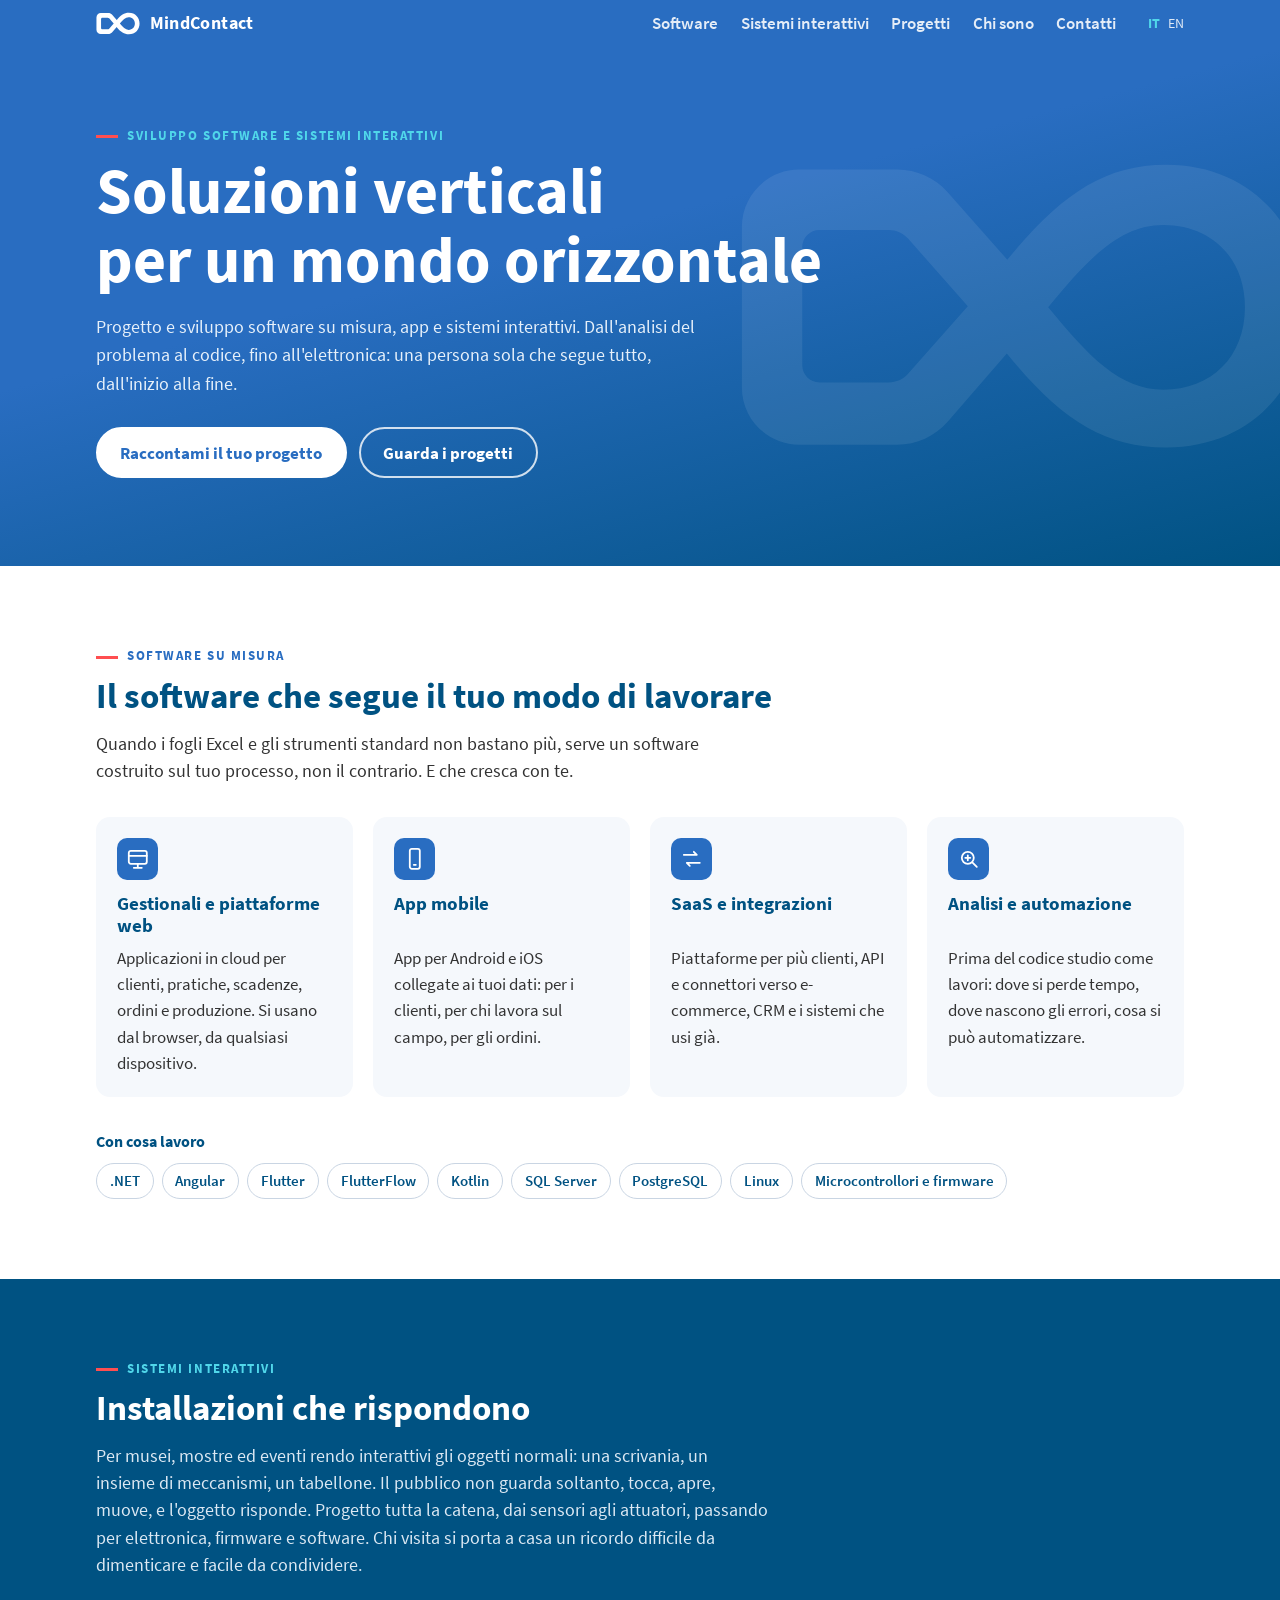
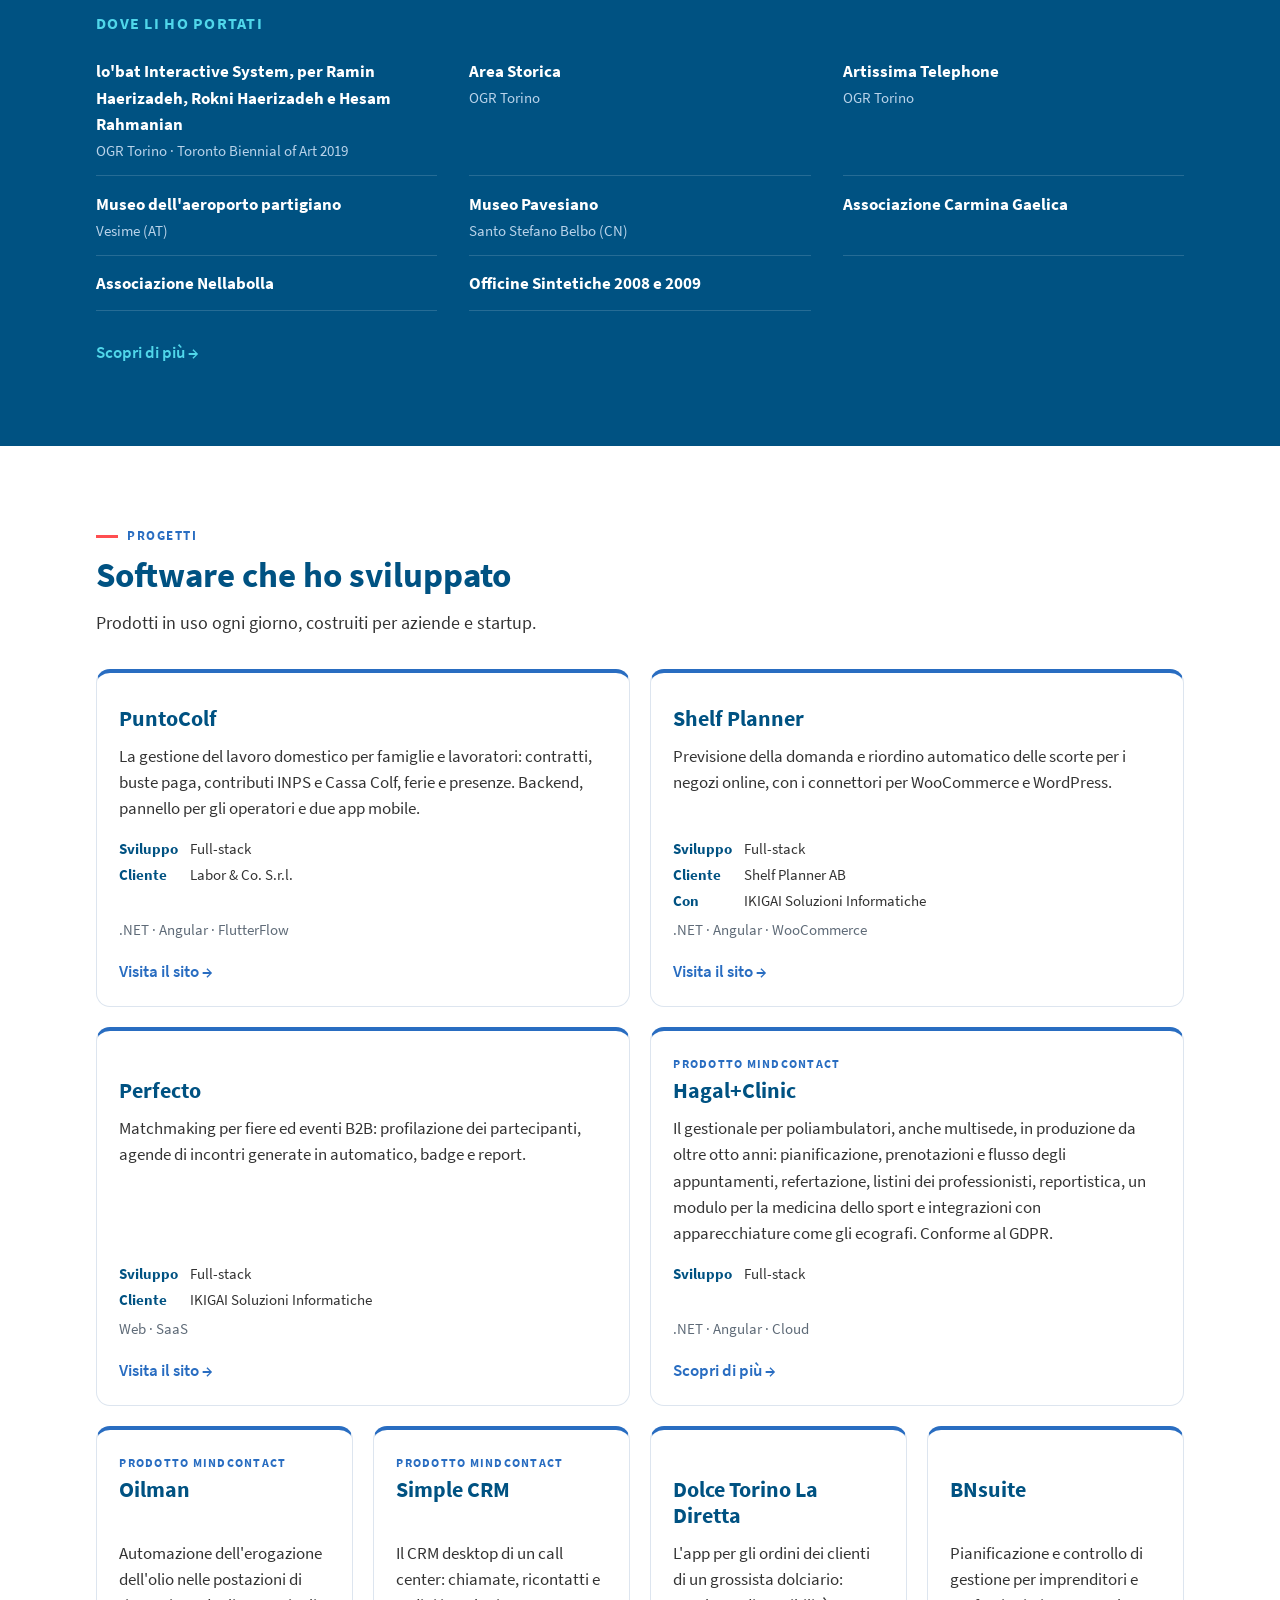
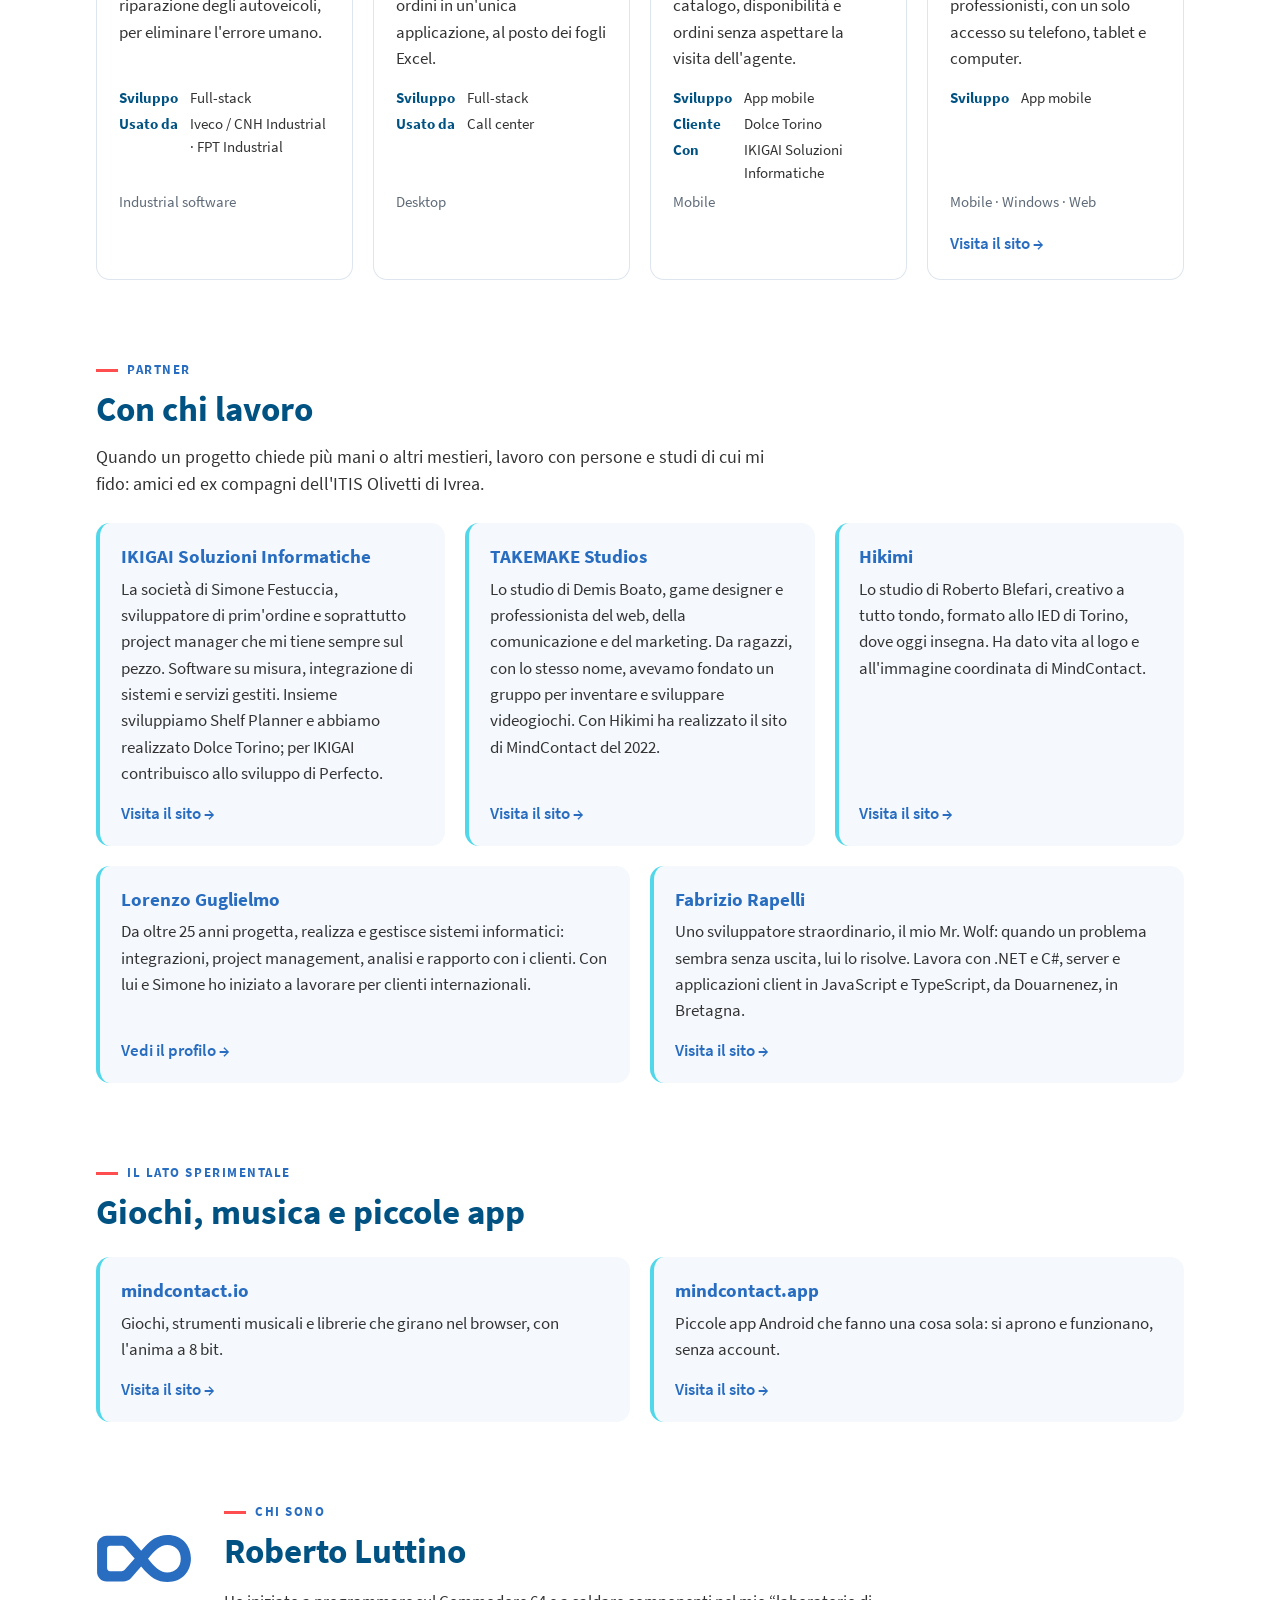
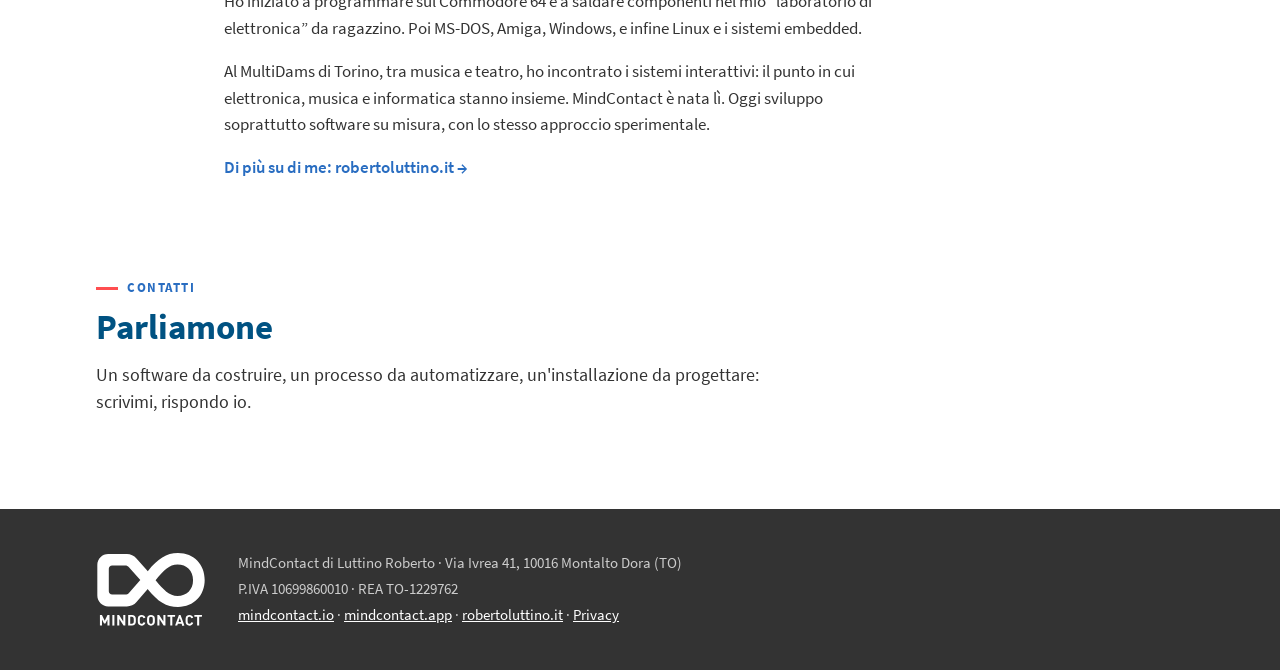
<file: docs/index.html>
<!doctype html>
<html lang="it">
<head>
<meta charset="utf-8">
<meta name="viewport" content="width=device-width, initial-scale=1">
<title>MindContact — sviluppo software e sistemi interattivi</title>
<meta name="description" content="MindContact progetta e sviluppa software su misura, app e sistemi interattivi per musei, mostre ed eventi. Roberto Luttino, Torino.">
<meta name="theme-color" content="#296DC1">
<link rel="canonical" href="https://www.mindcontact.net/">
<link rel="alternate" hreflang="it" href="https://www.mindcontact.net/">
<link rel="alternate" hreflang="en" href="https://www.mindcontact.net/en/">
<meta property="og:title" content="MindContact — sviluppo software e sistemi interattivi">
<meta property="og:description" content="MindContact progetta e sviluppa software su misura, app e sistemi interattivi per musei, mostre ed eventi. Roberto Luttino, Torino.">
<meta property="og:url" content="https://www.mindcontact.net/">
<meta property="og:type" content="website">
<link rel="icon" href="assets/img/favicon.svg" type="image/svg+xml">
<link rel="apple-touch-icon" href="assets/img/apple-touch-icon.png">
<link rel="preload" href="assets/fonts/SourceSansPro-Regular.woff2" as="font" type="font/woff2" crossorigin>
<link rel="stylesheet" href="assets/site.css">
</head>
<body>
<!-- Generata da tools/build.py: non modificarla a mano, si riscrive. -->
<header class="top">
  <div class="top-inner">
    <a class="brand" href="./"><img src="assets/img/mark-white.svg" alt="" width="44" height="23"><span>MindContact</span></a>
    <p class="lang"><strong>IT</strong><a href="en/" hreflang="en" lang="en">EN</a></p>
    <details class="menu">
      <summary>Menu</summary>
      <nav><a href="#software">Software</a><a href="sistemi-interattivi/">Sistemi interattivi</a><a href="#progetti">Progetti</a><a href="#chi-sono">Chi sono</a><a href="#contatti">Contatti</a></nav>
    </details>
  </div>
</header>
<main>
  <section class="hero">
    <div class="hero-inner">
      <p class="kicker">Sviluppo software e sistemi interattivi</p>
      <h1>Soluzioni verticali<br>per un mondo orizzontale</h1>
      <p class="lede">Progetto e sviluppo software su misura, app e sistemi interattivi. Dall&#x27;analisi del problema al codice, fino all&#x27;elettronica: una persona sola che segue tutto, dall&#x27;inizio alla fine.</p>
      <p class="hero-actions"><a class="button" href="#contatti">Raccontami il tuo progetto</a><a class="button button--ghost" href="#progetti">Guarda i progetti</a></p>
    </div>
    <img class="hero-mark" src="assets/img/mark-white.svg" alt="" width="776" height="396">
  </section>
  <section class="section" id="software">
    <p class="kicker">Software su misura</p>
    <h2>Il software che segue il tuo modo di lavorare</h2>
    <p class="section-lede">Quando i fogli Excel e gli strumenti standard non bastano più, serve un software costruito sul tuo processo, non il contrario. E che cresca con te.</p>
    <ul class="tiles">
      <li class="tile"><svg class="tile-icon" viewBox="0 0 24 24" aria-hidden="true"><rect x="3" y="4" width="18" height="13" rx="2"/><path d="M8 21h8M12 17v4M3 9h18"/></svg><h3>Gestionali e piattaforme web</h3><p>Applicazioni in cloud per clienti, pratiche, scadenze, ordini e produzione. Si usano dal browser, da qualsiasi dispositivo.</p></li>
      <li class="tile"><svg class="tile-icon" viewBox="0 0 24 24" aria-hidden="true"><rect x="7" y="2" width="10" height="20" rx="2"/><path d="M11 18h2"/></svg><h3>App mobile</h3><p>App per Android e iOS collegate ai tuoi dati: per i clienti, per chi lavora sul campo, per gli ordini.</p></li>
      <li class="tile"><svg class="tile-icon" viewBox="0 0 24 24" aria-hidden="true"><path d="M4 8h13l-3-3M20 16H7l3 3"/></svg><h3>SaaS e integrazioni</h3><p>Piattaforme per più clienti, API e connettori verso e-commerce, CRM e i sistemi che usi già.</p></li>
      <li class="tile"><svg class="tile-icon" viewBox="0 0 24 24" aria-hidden="true"><circle cx="11" cy="11" r="6"/><path d="M20 20l-4.5-4.5M8.5 11h5M11 8.5v5"/></svg><h3>Analisi e automazione</h3><p>Prima del codice studio come lavori: dove si perde tempo, dove nascono gli errori, cosa si può automatizzare.</p></li>
    </ul>
    <h3 class="stack-title">Con cosa lavoro</h3>
    <ul class="chips"><li>.NET</li><li>Angular</li><li>Flutter</li><li>FlutterFlow</li><li>Kotlin</li><li>SQL Server</li><li>PostgreSQL</li><li>Linux</li><li>Microcontrollori e firmware</li></ul>
  </section>
  <section class="band" id="interattivi">
    <div class="band-inner">
      <p class="kicker">Sistemi interattivi</p>
      <h2>Installazioni che rispondono</h2>
      <p class="section-lede">Per musei, mostre ed eventi rendo interattivi gli oggetti normali: una scrivania, un insieme di meccanismi, un tabellone. Il pubblico non guarda soltanto, tocca, apre, muove, e l&#x27;oggetto risponde. Progetto tutta la catena, dai sensori agli attuatori, passando per elettronica, firmware e software. Chi visita si porta a casa un ricordo difficile da dimenticare e facile da condividere.</p>
      <h3>Dove li ho portati</h3>
      <ul class="venues">
        <li><strong>lo&#x27;bat Interactive System, per Ramin Haerizadeh, Rokni Haerizadeh e Hesam Rahmanian</strong><span>OGR Torino · Toronto Biennial of Art 2019</span></li>
        <li><strong>Area Storica</strong><span>OGR Torino</span></li>
        <li><strong>Artissima Telephone</strong><span>OGR Torino</span></li>
        <li><strong>Museo dell&#x27;aeroporto partigiano</strong><span>Vesime (AT)</span></li>
        <li><strong>Museo Pavesiano</strong><span>Santo Stefano Belbo (CN)</span></li>
        <li><strong>Associazione Carmina Gaelica</strong></li>
        <li><strong>Associazione Nellabolla</strong></li>
        <li><strong>Officine Sintetiche 2008 e 2009</strong></li>
      </ul>
      <p class="band-more"><a class="link" href="sistemi-interattivi/">Scopri di più <span aria-hidden="true">→</span></a></p>
    </div>
  </section>
  <section class="section" id="progetti">
    <p class="kicker">Progetti</p>
    <h2>Software che ho sviluppato</h2>
    <p class="section-lede">Prodotti in uso ogni giorno, costruiti per aziende e startup.</p>
    <ul class="cards cards--major">
      <li class="card card--lead">
        <span></span>
        <h3>PuntoColf</h3>
        <p>La gestione del lavoro domestico per famiglie e lavoratori: contratti, buste paga, contributi INPS e Cassa Colf, ferie e presenze. Backend, pannello per gli operatori e due app mobile.</p>
        <dl class="meta"><dt>Sviluppo</dt><dd>Full-stack</dd><dt>Cliente</dt><dd>Labor &amp; Co. S.r.l.</dd></dl>
        <dl class="meta"><dt class="sr-only">Tech</dt><dd class="tech">.NET · Angular · FlutterFlow</dd></dl>
        <a class="link" href="https://www.puntocolf.it/" rel="noopener" target="_blank">Visita il sito <span aria-hidden="true">→</span></a>
      </li>
      <li class="card card--lead">
        <span></span>
        <h3>Shelf Planner</h3>
        <p>Previsione della domanda e riordino automatico delle scorte per i negozi online, con i connettori per WooCommerce e WordPress.</p>
        <dl class="meta"><dt>Sviluppo</dt><dd>Full-stack</dd><dt>Cliente</dt><dd>Shelf Planner AB</dd><dt>Con</dt><dd>IKIGAI Soluzioni Informatiche</dd></dl>
        <dl class="meta"><dt class="sr-only">Tech</dt><dd class="tech">.NET · Angular · WooCommerce</dd></dl>
        <a class="link" href="https://www.shelfplanner.com/" rel="noopener" target="_blank">Visita il sito <span aria-hidden="true">→</span></a>
      </li>
      <li class="card card--lead">
        <span></span>
        <h3>Perfecto</h3>
        <p>Matchmaking per fiere ed eventi B2B: profilazione dei partecipanti, agende di incontri generate in automatico, badge e report.</p>
        <dl class="meta"><dt>Sviluppo</dt><dd>Full-stack</dd><dt>Cliente</dt><dd>IKIGAI Soluzioni Informatiche</dd></dl>
        <dl class="meta"><dt class="sr-only">Tech</dt><dd class="tech">Web · SaaS</dd></dl>
        <a class="link" href="https://perfecto-events.com/" rel="noopener" target="_blank">Visita il sito <span aria-hidden="true">→</span></a>
      </li>
      <li class="card card--lead">
        <p class="role">Prodotto MindContact</p>
        <h3>Hagal+Clinic</h3>
        <p>Il gestionale per poliambulatori, anche multisede, in produzione da oltre otto anni: pianificazione, prenotazioni e flusso degli appuntamenti, refertazione, listini dei professionisti, reportistica, un modulo per la medicina dello sport e integrazioni con apparecchiature come gli ecografi. Conforme al GDPR.</p>
        <dl class="meta"><dt>Sviluppo</dt><dd>Full-stack</dd></dl>
        <dl class="meta"><dt class="sr-only">Tech</dt><dd class="tech">.NET · Angular · Cloud</dd></dl>
        <a class="link" href="hagalclinic/">Scopri di più <span aria-hidden="true">→</span></a>
      </li>
    </ul>
    <ul class="cards">
      <li class="card card--lead">
        <p class="role">Prodotto MindContact</p>
        <h3>Oilman</h3>
        <p>Automazione dell&#x27;erogazione dell&#x27;olio nelle postazioni di riparazione degli autoveicoli, per eliminare l&#x27;errore umano.</p>
        <dl class="meta"><dt>Sviluppo</dt><dd>Full-stack</dd><dt>Usato da</dt><dd>Iveco / CNH Industrial · FPT Industrial</dd></dl>
        <dl class="meta"><dt class="sr-only">Tech</dt><dd class="tech">Industrial software</dd></dl>
        <span></span>
      </li>
      <li class="card card--lead">
        <p class="role">Prodotto MindContact</p>
        <h3>Simple CRM</h3>
        <p>Il CRM desktop di un call center: chiamate, ricontatti e ordini in un&#x27;unica applicazione, al posto dei fogli Excel.</p>
        <dl class="meta"><dt>Sviluppo</dt><dd>Full-stack</dd><dt>Usato da</dt><dd>Call center</dd></dl>
        <dl class="meta"><dt class="sr-only">Tech</dt><dd class="tech">Desktop</dd></dl>
        <span></span>
      </li>
      <li class="card card--lead">
        <span></span>
        <h3>Dolce Torino La Diretta</h3>
        <p>L&#x27;app per gli ordini dei clienti di un grossista dolciario: catalogo, disponibilità e ordini senza aspettare la visita dell&#x27;agente.</p>
        <dl class="meta"><dt>Sviluppo</dt><dd>App mobile</dd><dt>Cliente</dt><dd>Dolce Torino</dd><dt>Con</dt><dd>IKIGAI Soluzioni Informatiche</dd></dl>
        <dl class="meta"><dt class="sr-only">Tech</dt><dd class="tech">Mobile</dd></dl>
        <span></span>
      </li>
      <li class="card card--lead">
        <span></span>
        <h3>BNsuite</h3>
        <p>Pianificazione e controllo di gestione per imprenditori e professionisti, con un solo accesso su telefono, tablet e computer.</p>
        <dl class="meta"><dt>Sviluppo</dt><dd>App mobile</dd></dl>
        <dl class="meta"><dt class="sr-only">Tech</dt><dd class="tech">Mobile · Windows · Web</dd></dl>
        <a class="link" href="https://bnsuite.com/" rel="noopener" target="_blank">Visita il sito <span aria-hidden="true">→</span></a>
      </li>
    </ul>
  </section>
  <section class="section lab" id="partner">
    <p class="kicker">Partner</p>
    <h2>Con chi lavoro</h2>
    <p class="section-lede">Quando un progetto chiede più mani o altri mestieri, lavoro con persone e studi di cui mi fido: amici ed ex compagni dell&#x27;ITIS Olivetti di Ivrea.</p>
    <ul class="sites sites--five">
      <li><a href="https://www.ikigai-soluzioni.it/" target="_blank" rel="noopener"><strong>IKIGAI Soluzioni Informatiche</strong><span>La società di Simone Festuccia, sviluppatore di prim&#x27;ordine e soprattutto project manager che mi tiene sempre sul pezzo. Software su misura, integrazione di sistemi e servizi gestiti. Insieme sviluppiamo Shelf Planner e abbiamo realizzato Dolce Torino; per IKIGAI contribuisco allo sviluppo di Perfecto.</span><span class="go">Visita il sito <span aria-hidden="true">→</span></span></a></li>
      <li><a href="https://takemakestudios.com/" target="_blank" rel="noopener"><strong>TAKEMAKE Studios</strong><span>Lo studio di Demis Boato, game designer e professionista del web, della comunicazione e del marketing. Da ragazzi, con lo stesso nome, avevamo fondato un gruppo per inventare e sviluppare videogiochi. Con Hikimi ha realizzato il sito di MindContact del 2022.</span><span class="go">Visita il sito <span aria-hidden="true">→</span></span></a></li>
      <li><a href="https://hikimi.it/" target="_blank" rel="noopener"><strong>Hikimi</strong><span>Lo studio di Roberto Blefari, creativo a tutto tondo, formato allo IED di Torino, dove oggi insegna. Ha dato vita al logo e all&#x27;immagine coordinata di MindContact.</span><span class="go">Visita il sito <span aria-hidden="true">→</span></span></a></li>
      <li><a href="https://www.linkedin.com/in/lorenzoguglielmo/" target="_blank" rel="noopener"><strong>Lorenzo Guglielmo</strong><span>Da oltre 25 anni progetta, realizza e gestisce sistemi informatici: integrazioni, project management, analisi e rapporto con i clienti. Con lui e Simone ho iniziato a lavorare per clienti internazionali.</span><span class="go">Vedi il profilo <span aria-hidden="true">→</span></span></a></li>
      <li><a href="https://www.rapelli.net/" target="_blank" rel="noopener"><strong>Fabrizio Rapelli</strong><span>Uno sviluppatore straordinario, il mio Mr. Wolf: quando un problema sembra senza uscita, lui lo risolve. Lavora con .NET e C#, server e applicazioni client in JavaScript e TypeScript, da Douarnenez, in Bretagna.</span><span class="go">Visita il sito <span aria-hidden="true">→</span></span></a></li>
    </ul>
  </section>
  <section class="section lab">
    <p class="kicker">Il lato sperimentale</p>
    <h2>Giochi, musica e piccole app</h2>
    <ul class="sites">
      <li><a href="https://mindcontact.io/" target="_blank" rel="noopener"><strong>mindcontact.io</strong><span>Giochi, strumenti musicali e librerie che girano nel browser, con l&#x27;anima a 8 bit.</span><span class="go">Visita il sito <span aria-hidden="true">→</span></span></a></li>
      <li><a href="https://mindcontact.app/" target="_blank" rel="noopener"><strong>mindcontact.app</strong><span>Piccole app Android che fanno una cosa sola: si aprono e funzionano, senza account.</span><span class="go">Visita il sito <span aria-hidden="true">→</span></span></a></li>
    </ul>
  </section>
  <section class="section about" id="chi-sono">
    <img class="about-mark" src="assets/img/mark.svg" alt="" width="96" height="49" loading="lazy">
    <div>
      <p class="kicker">Chi sono</p>
      <h2>Roberto Luttino</h2>
      <p>Ho iniziato a programmare sul Commodore 64 e a saldare componenti nel mio “laboratorio di elettronica” da ragazzino. Poi MS-DOS, Amiga, Windows, e infine Linux e i sistemi embedded.</p>
      <p>Al MultiDams di Torino, tra musica e teatro, ho incontrato i sistemi interattivi: il punto in cui elettronica, musica e informatica stanno insieme. MindContact è nata lì. Oggi sviluppo soprattutto software su misura, con lo stesso approccio sperimentale.</p>
      <p><a class="link" href="https://robertoluttino.it/" target="_blank" rel="noopener">Di più su di me: robertoluttino.it <span aria-hidden="true">→</span></a></p>
    </div>
  </section>
  <section class="section contact" id="contatti">
    <p class="kicker">Contatti</p>
    <h2>Parliamone</h2>
    <p class="section-lede">Un software da costruire, un processo da automatizzare, un&#x27;installazione da progettare: scrivimi, rispondo io.</p>
    <div data-mc-contact data-site="mindcontact.net" data-lang="it"></div>
    <noscript><p>Il modulo di contatto ha bisogno di JavaScript.</p></noscript>
  </section>
</main>
<footer class="foot">
  <div class="foot-inner">
    <img src="assets/img/logo-white.svg" alt="MindContact" width="110" height="75">
    <div>
      <p>MindContact di Luttino Roberto · Via Ivrea 41, 10016 Montalto Dora (TO)</p>
      <p>P.IVA 10699860010 · REA TO-1229762</p>
      <p><a href="https://mindcontact.io/" target="_blank" rel="noopener">mindcontact.io</a> · <a href="https://mindcontact.app/" target="_blank" rel="noopener">mindcontact.app</a> · <a href="https://robertoluttino.it/" target="_blank" rel="noopener">robertoluttino.it</a> · <a href="#privacy-form">Privacy</a></p>
    </div>
  </div>
</footer>
<script src="https://forms.mindcontact.net/v1/widget.js" defer></script>
<script src="assets/js/site.js" defer></script>
</body>
</html>
</file>
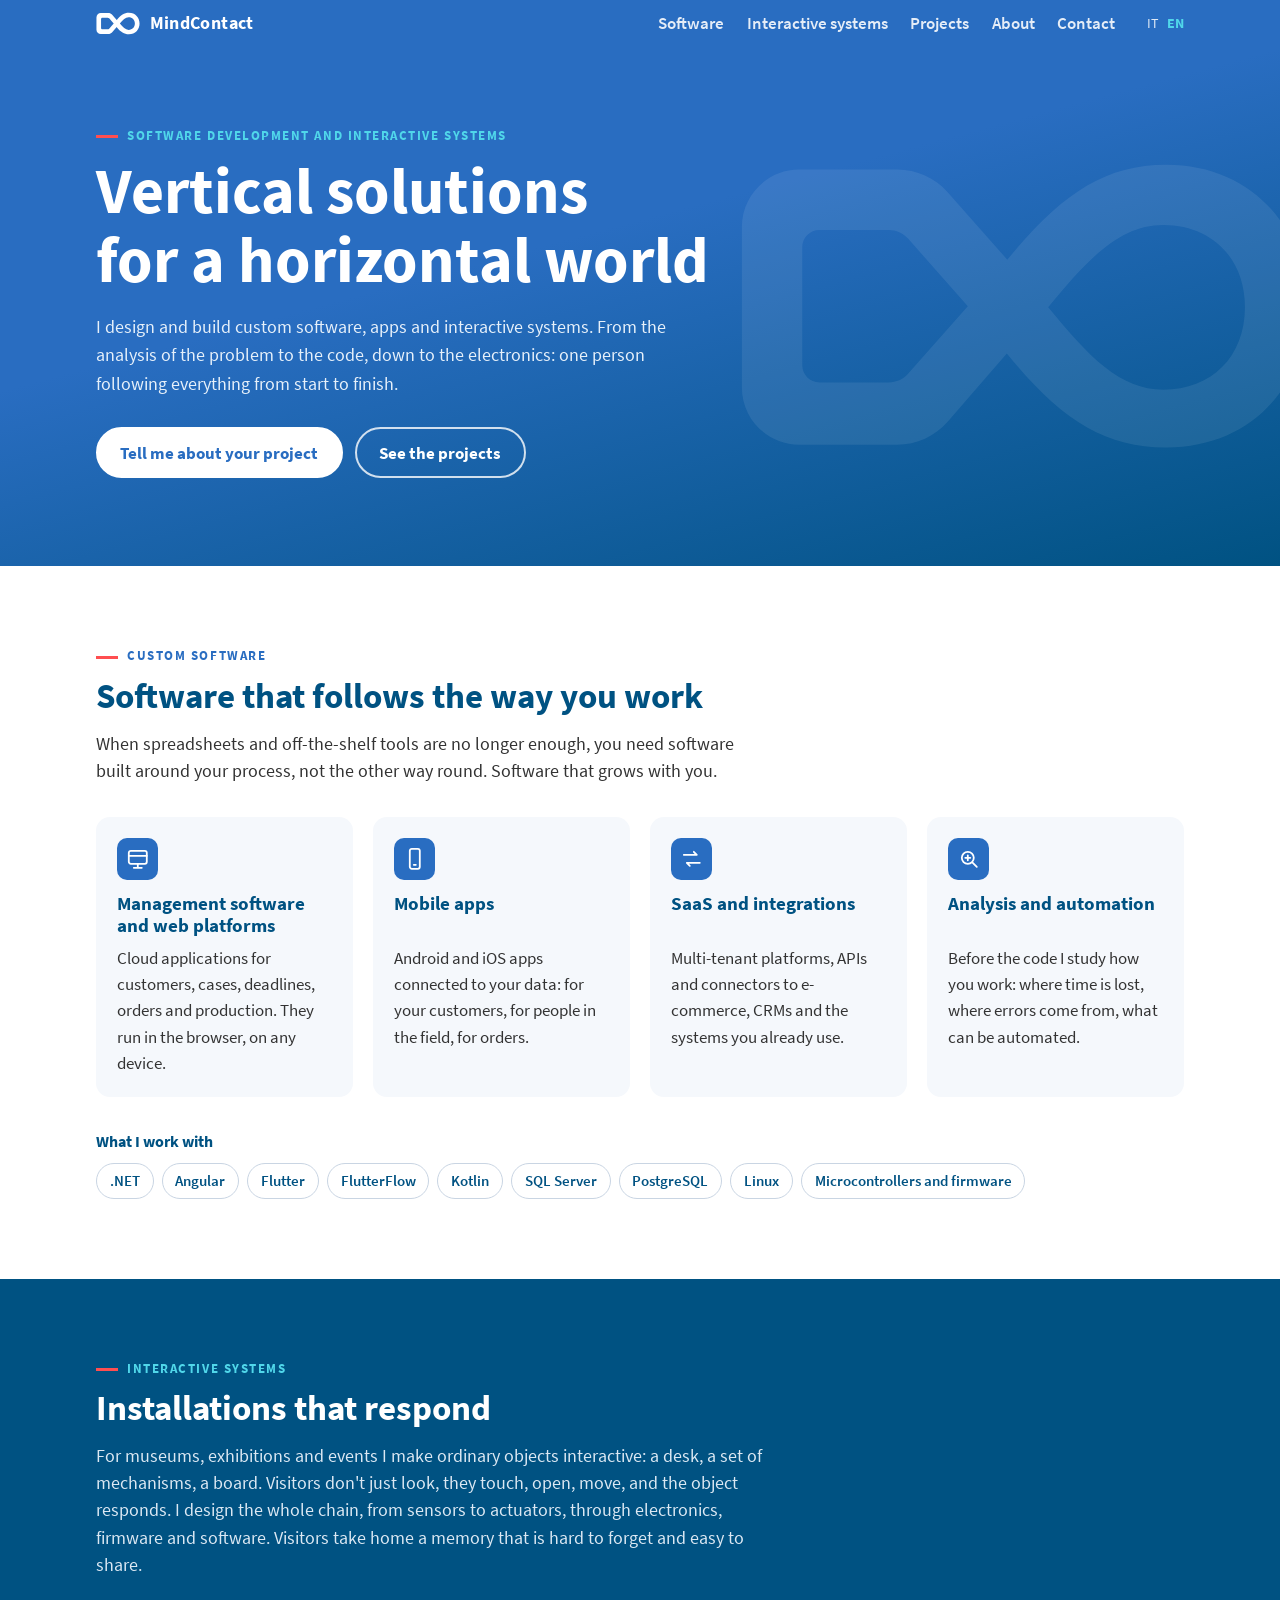
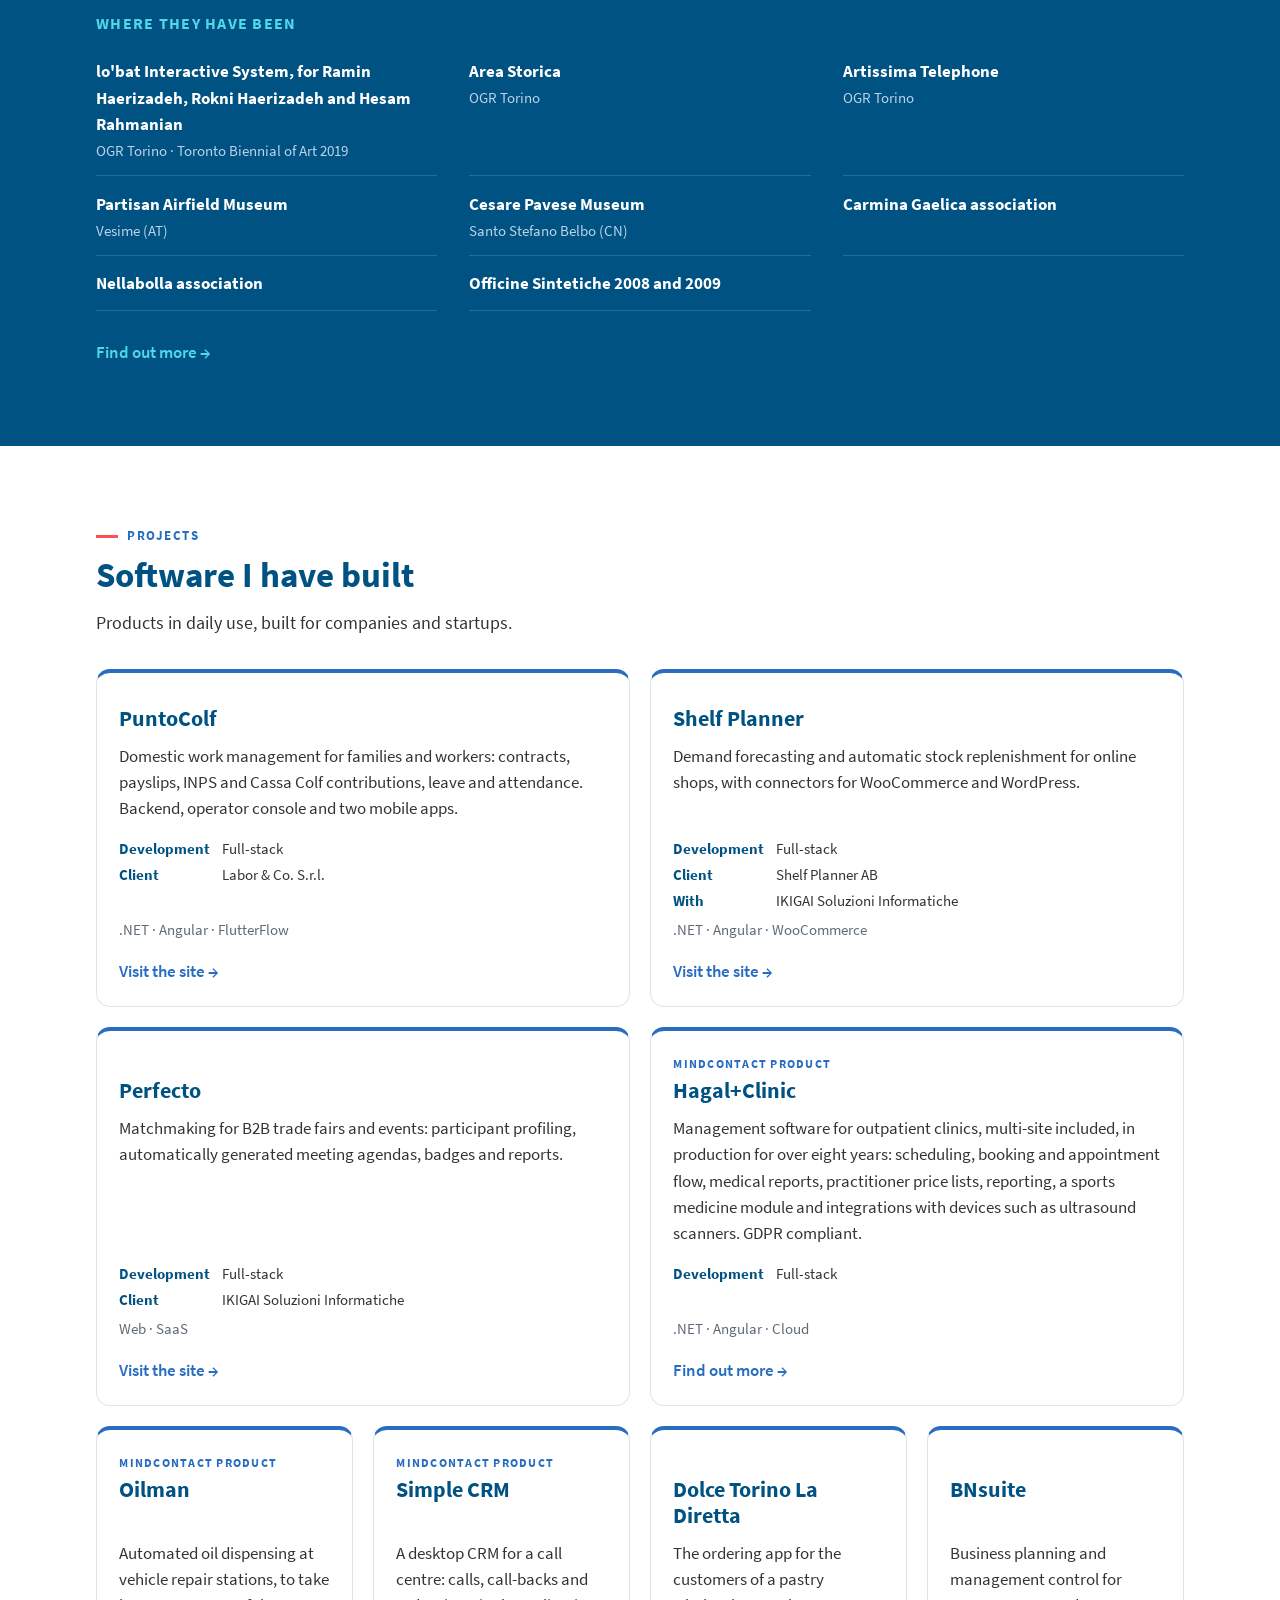
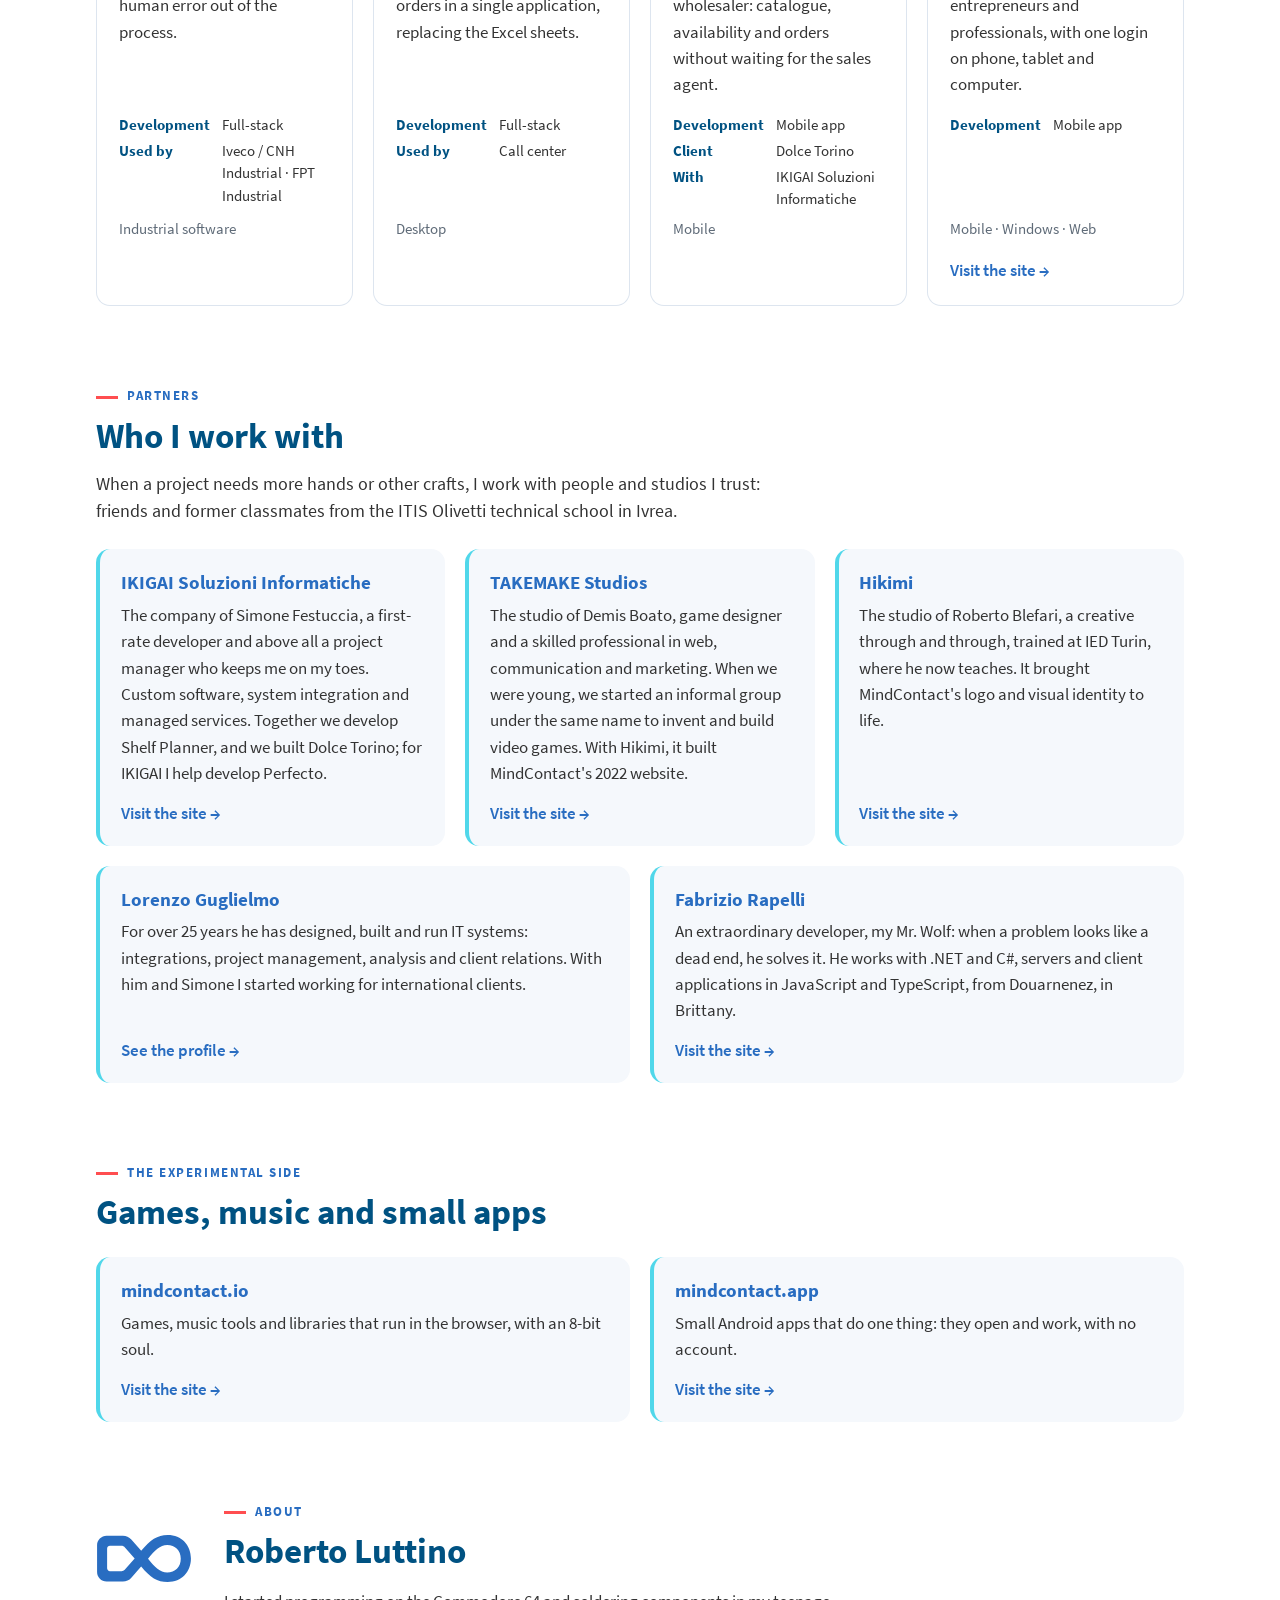
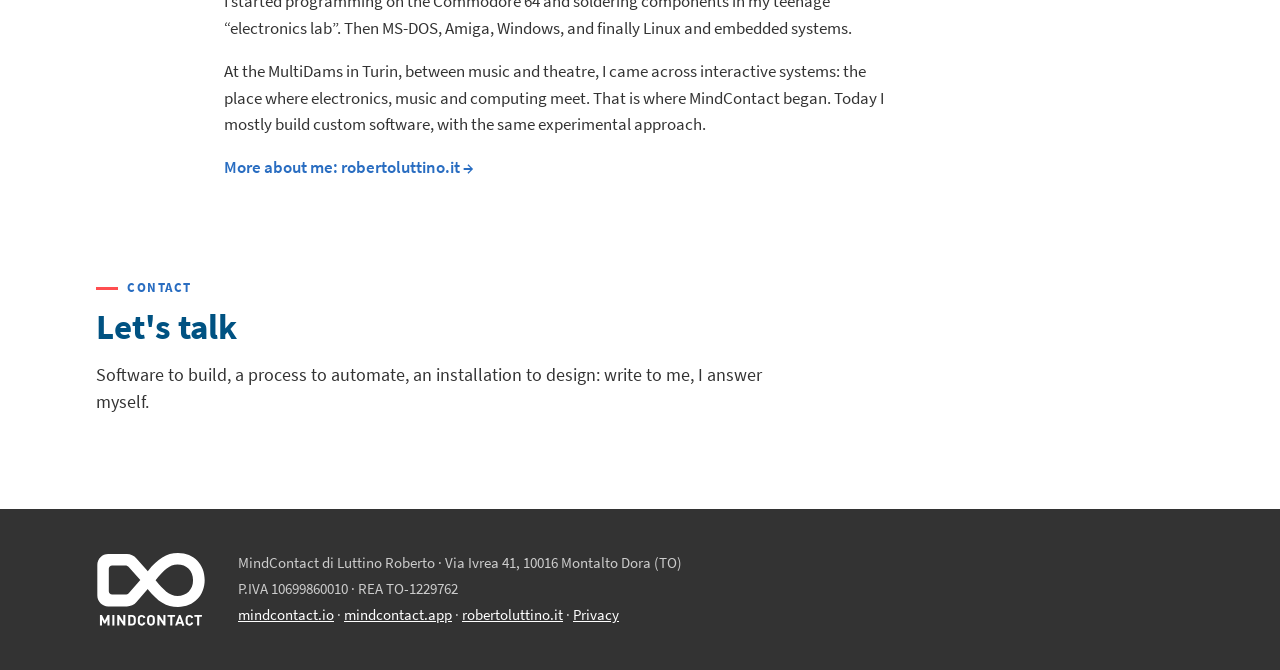
<file: docs/en/index.html>
<!doctype html>
<html lang="en">
<head>
<meta charset="utf-8">
<meta name="viewport" content="width=device-width, initial-scale=1">
<title>MindContact — software development and interactive systems</title>
<meta name="description" content="MindContact designs and builds custom software, apps and interactive systems for museums, exhibitions and events. Roberto Luttino, Turin, Italy.">
<meta name="theme-color" content="#296DC1">
<link rel="canonical" href="https://www.mindcontact.net/en/">
<link rel="alternate" hreflang="it" href="https://www.mindcontact.net/">
<link rel="alternate" hreflang="en" href="https://www.mindcontact.net/en/">
<meta property="og:title" content="MindContact — software development and interactive systems">
<meta property="og:description" content="MindContact designs and builds custom software, apps and interactive systems for museums, exhibitions and events. Roberto Luttino, Turin, Italy.">
<meta property="og:url" content="https://www.mindcontact.net/en/">
<meta property="og:type" content="website">
<link rel="icon" href="../assets/img/favicon.svg" type="image/svg+xml">
<link rel="apple-touch-icon" href="../assets/img/apple-touch-icon.png">
<link rel="preload" href="../assets/fonts/SourceSansPro-Regular.woff2" as="font" type="font/woff2" crossorigin>
<link rel="stylesheet" href="../assets/site.css">
</head>
<body>
<!-- Generata da tools/build.py: non modificarla a mano, si riscrive. -->
<header class="top">
  <div class="top-inner">
    <a class="brand" href="./"><img src="../assets/img/mark-white.svg" alt="" width="44" height="23"><span>MindContact</span></a>
    <p class="lang"><a href="../" hreflang="it" lang="it">IT</a><strong>EN</strong></p>
    <details class="menu">
      <summary>Menu</summary>
      <nav><a href="#software">Software</a><a href="interactive-systems/">Interactive systems</a><a href="#progetti">Projects</a><a href="#chi-sono">About</a><a href="#contatti">Contact</a></nav>
    </details>
  </div>
</header>
<main>
  <section class="hero">
    <div class="hero-inner">
      <p class="kicker">Software development and interactive systems</p>
      <h1>Vertical solutions<br>for a horizontal world</h1>
      <p class="lede">I design and build custom software, apps and interactive systems. From the analysis of the problem to the code, down to the electronics: one person following everything from start to finish.</p>
      <p class="hero-actions"><a class="button" href="#contatti">Tell me about your project</a><a class="button button--ghost" href="#progetti">See the projects</a></p>
    </div>
    <img class="hero-mark" src="../assets/img/mark-white.svg" alt="" width="776" height="396">
  </section>
  <section class="section" id="software">
    <p class="kicker">Custom software</p>
    <h2>Software that follows the way you work</h2>
    <p class="section-lede">When spreadsheets and off-the-shelf tools are no longer enough, you need software built around your process, not the other way round. Software that grows with you.</p>
    <ul class="tiles">
      <li class="tile"><svg class="tile-icon" viewBox="0 0 24 24" aria-hidden="true"><rect x="3" y="4" width="18" height="13" rx="2"/><path d="M8 21h8M12 17v4M3 9h18"/></svg><h3>Management software and web platforms</h3><p>Cloud applications for customers, cases, deadlines, orders and production. They run in the browser, on any device.</p></li>
      <li class="tile"><svg class="tile-icon" viewBox="0 0 24 24" aria-hidden="true"><rect x="7" y="2" width="10" height="20" rx="2"/><path d="M11 18h2"/></svg><h3>Mobile apps</h3><p>Android and iOS apps connected to your data: for your customers, for people in the field, for orders.</p></li>
      <li class="tile"><svg class="tile-icon" viewBox="0 0 24 24" aria-hidden="true"><path d="M4 8h13l-3-3M20 16H7l3 3"/></svg><h3>SaaS and integrations</h3><p>Multi-tenant platforms, APIs and connectors to e-commerce, CRMs and the systems you already use.</p></li>
      <li class="tile"><svg class="tile-icon" viewBox="0 0 24 24" aria-hidden="true"><circle cx="11" cy="11" r="6"/><path d="M20 20l-4.5-4.5M8.5 11h5M11 8.5v5"/></svg><h3>Analysis and automation</h3><p>Before the code I study how you work: where time is lost, where errors come from, what can be automated.</p></li>
    </ul>
    <h3 class="stack-title">What I work with</h3>
    <ul class="chips"><li>.NET</li><li>Angular</li><li>Flutter</li><li>FlutterFlow</li><li>Kotlin</li><li>SQL Server</li><li>PostgreSQL</li><li>Linux</li><li>Microcontrollers and firmware</li></ul>
  </section>
  <section class="band" id="interattivi">
    <div class="band-inner">
      <p class="kicker">Interactive systems</p>
      <h2>Installations that respond</h2>
      <p class="section-lede">For museums, exhibitions and events I make ordinary objects interactive: a desk, a set of mechanisms, a board. Visitors don&#x27;t just look, they touch, open, move, and the object responds. I design the whole chain, from sensors to actuators, through electronics, firmware and software. Visitors take home a memory that is hard to forget and easy to share.</p>
      <h3>Where they have been</h3>
      <ul class="venues">
        <li><strong>lo&#x27;bat Interactive System, for Ramin Haerizadeh, Rokni Haerizadeh and Hesam Rahmanian</strong><span>OGR Torino · Toronto Biennial of Art 2019</span></li>
        <li><strong>Area Storica</strong><span>OGR Torino</span></li>
        <li><strong>Artissima Telephone</strong><span>OGR Torino</span></li>
        <li><strong>Partisan Airfield Museum</strong><span>Vesime (AT)</span></li>
        <li><strong>Cesare Pavese Museum</strong><span>Santo Stefano Belbo (CN)</span></li>
        <li><strong>Carmina Gaelica association</strong></li>
        <li><strong>Nellabolla association</strong></li>
        <li><strong>Officine Sintetiche 2008 and 2009</strong></li>
      </ul>
      <p class="band-more"><a class="link" href="interactive-systems/">Find out more <span aria-hidden="true">→</span></a></p>
    </div>
  </section>
  <section class="section" id="progetti">
    <p class="kicker">Projects</p>
    <h2>Software I have built</h2>
    <p class="section-lede">Products in daily use, built for companies and startups.</p>
    <ul class="cards cards--major">
      <li class="card card--lead">
        <span></span>
        <h3>PuntoColf</h3>
        <p>Domestic work management for families and workers: contracts, payslips, INPS and Cassa Colf contributions, leave and attendance. Backend, operator console and two mobile apps.</p>
        <dl class="meta"><dt>Development</dt><dd>Full-stack</dd><dt>Client</dt><dd>Labor &amp; Co. S.r.l.</dd></dl>
        <dl class="meta"><dt class="sr-only">Tech</dt><dd class="tech">.NET · Angular · FlutterFlow</dd></dl>
        <a class="link" href="https://www.puntocolf.it/" rel="noopener" target="_blank">Visit the site <span aria-hidden="true">→</span></a>
      </li>
      <li class="card card--lead">
        <span></span>
        <h3>Shelf Planner</h3>
        <p>Demand forecasting and automatic stock replenishment for online shops, with connectors for WooCommerce and WordPress.</p>
        <dl class="meta"><dt>Development</dt><dd>Full-stack</dd><dt>Client</dt><dd>Shelf Planner AB</dd><dt>With</dt><dd>IKIGAI Soluzioni Informatiche</dd></dl>
        <dl class="meta"><dt class="sr-only">Tech</dt><dd class="tech">.NET · Angular · WooCommerce</dd></dl>
        <a class="link" href="https://www.shelfplanner.com/" rel="noopener" target="_blank">Visit the site <span aria-hidden="true">→</span></a>
      </li>
      <li class="card card--lead">
        <span></span>
        <h3>Perfecto</h3>
        <p>Matchmaking for B2B trade fairs and events: participant profiling, automatically generated meeting agendas, badges and reports.</p>
        <dl class="meta"><dt>Development</dt><dd>Full-stack</dd><dt>Client</dt><dd>IKIGAI Soluzioni Informatiche</dd></dl>
        <dl class="meta"><dt class="sr-only">Tech</dt><dd class="tech">Web · SaaS</dd></dl>
        <a class="link" href="https://perfecto-events.com/" rel="noopener" target="_blank">Visit the site <span aria-hidden="true">→</span></a>
      </li>
      <li class="card card--lead">
        <p class="role">MindContact product</p>
        <h3>Hagal+Clinic</h3>
        <p>Management software for outpatient clinics, multi-site included, in production for over eight years: scheduling, booking and appointment flow, medical reports, practitioner price lists, reporting, a sports medicine module and integrations with devices such as ultrasound scanners. GDPR compliant.</p>
        <dl class="meta"><dt>Development</dt><dd>Full-stack</dd></dl>
        <dl class="meta"><dt class="sr-only">Tech</dt><dd class="tech">.NET · Angular · Cloud</dd></dl>
        <a class="link" href="hagalclinic/">Find out more <span aria-hidden="true">→</span></a>
      </li>
    </ul>
    <ul class="cards">
      <li class="card card--lead">
        <p class="role">MindContact product</p>
        <h3>Oilman</h3>
        <p>Automated oil dispensing at vehicle repair stations, to take human error out of the process.</p>
        <dl class="meta"><dt>Development</dt><dd>Full-stack</dd><dt>Used by</dt><dd>Iveco / CNH Industrial · FPT Industrial</dd></dl>
        <dl class="meta"><dt class="sr-only">Tech</dt><dd class="tech">Industrial software</dd></dl>
        <span></span>
      </li>
      <li class="card card--lead">
        <p class="role">MindContact product</p>
        <h3>Simple CRM</h3>
        <p>A desktop CRM for a call centre: calls, call-backs and orders in a single application, replacing the Excel sheets.</p>
        <dl class="meta"><dt>Development</dt><dd>Full-stack</dd><dt>Used by</dt><dd>Call center</dd></dl>
        <dl class="meta"><dt class="sr-only">Tech</dt><dd class="tech">Desktop</dd></dl>
        <span></span>
      </li>
      <li class="card card--lead">
        <span></span>
        <h3>Dolce Torino La Diretta</h3>
        <p>The ordering app for the customers of a pastry wholesaler: catalogue, availability and orders without waiting for the sales agent.</p>
        <dl class="meta"><dt>Development</dt><dd>Mobile app</dd><dt>Client</dt><dd>Dolce Torino</dd><dt>With</dt><dd>IKIGAI Soluzioni Informatiche</dd></dl>
        <dl class="meta"><dt class="sr-only">Tech</dt><dd class="tech">Mobile</dd></dl>
        <span></span>
      </li>
      <li class="card card--lead">
        <span></span>
        <h3>BNsuite</h3>
        <p>Business planning and management control for entrepreneurs and professionals, with one login on phone, tablet and computer.</p>
        <dl class="meta"><dt>Development</dt><dd>Mobile app</dd></dl>
        <dl class="meta"><dt class="sr-only">Tech</dt><dd class="tech">Mobile · Windows · Web</dd></dl>
        <a class="link" href="https://bnsuite.com/" rel="noopener" target="_blank">Visit the site <span aria-hidden="true">→</span></a>
      </li>
    </ul>
  </section>
  <section class="section lab" id="partner">
    <p class="kicker">Partners</p>
    <h2>Who I work with</h2>
    <p class="section-lede">When a project needs more hands or other crafts, I work with people and studios I trust: friends and former classmates from the ITIS Olivetti technical school in Ivrea.</p>
    <ul class="sites sites--five">
      <li><a href="https://www.ikigai-soluzioni.it/" target="_blank" rel="noopener"><strong>IKIGAI Soluzioni Informatiche</strong><span>The company of Simone Festuccia, a first-rate developer and above all a project manager who keeps me on my toes. Custom software, system integration and managed services. Together we develop Shelf Planner, and we built Dolce Torino; for IKIGAI I help develop Perfecto.</span><span class="go">Visit the site <span aria-hidden="true">→</span></span></a></li>
      <li><a href="https://takemakestudios.com/" target="_blank" rel="noopener"><strong>TAKEMAKE Studios</strong><span>The studio of Demis Boato, game designer and a skilled professional in web, communication and marketing. When we were young, we started an informal group under the same name to invent and build video games. With Hikimi, it built MindContact&#x27;s 2022 website.</span><span class="go">Visit the site <span aria-hidden="true">→</span></span></a></li>
      <li><a href="https://hikimi.it/" target="_blank" rel="noopener"><strong>Hikimi</strong><span>The studio of Roberto Blefari, a creative through and through, trained at IED Turin, where he now teaches. It brought MindContact&#x27;s logo and visual identity to life.</span><span class="go">Visit the site <span aria-hidden="true">→</span></span></a></li>
      <li><a href="https://www.linkedin.com/in/lorenzoguglielmo/" target="_blank" rel="noopener"><strong>Lorenzo Guglielmo</strong><span>For over 25 years he has designed, built and run IT systems: integrations, project management, analysis and client relations. With him and Simone I started working for international clients.</span><span class="go">See the profile <span aria-hidden="true">→</span></span></a></li>
      <li><a href="https://www.rapelli.net/" target="_blank" rel="noopener"><strong>Fabrizio Rapelli</strong><span>An extraordinary developer, my Mr. Wolf: when a problem looks like a dead end, he solves it. He works with .NET and C#, servers and client applications in JavaScript and TypeScript, from Douarnenez, in Brittany.</span><span class="go">Visit the site <span aria-hidden="true">→</span></span></a></li>
    </ul>
  </section>
  <section class="section lab">
    <p class="kicker">The experimental side</p>
    <h2>Games, music and small apps</h2>
    <ul class="sites">
      <li><a href="https://mindcontact.io/en/" target="_blank" rel="noopener"><strong>mindcontact.io</strong><span>Games, music tools and libraries that run in the browser, with an 8-bit soul.</span><span class="go">Visit the site <span aria-hidden="true">→</span></span></a></li>
      <li><a href="https://mindcontact.app/en/" target="_blank" rel="noopener"><strong>mindcontact.app</strong><span>Small Android apps that do one thing: they open and work, with no account.</span><span class="go">Visit the site <span aria-hidden="true">→</span></span></a></li>
    </ul>
  </section>
  <section class="section about" id="chi-sono">
    <img class="about-mark" src="../assets/img/mark.svg" alt="" width="96" height="49" loading="lazy">
    <div>
      <p class="kicker">About</p>
      <h2>Roberto Luttino</h2>
      <p>I started programming on the Commodore 64 and soldering components in my teenage “electronics lab”. Then MS-DOS, Amiga, Windows, and finally Linux and embedded systems.</p>
      <p>At the MultiDams in Turin, between music and theatre, I came across interactive systems: the place where electronics, music and computing meet. That is where MindContact began. Today I mostly build custom software, with the same experimental approach.</p>
      <p><a class="link" href="https://robertoluttino.it/" target="_blank" rel="noopener">More about me: robertoluttino.it <span aria-hidden="true">→</span></a></p>
    </div>
  </section>
  <section class="section contact" id="contatti">
    <p class="kicker">Contact</p>
    <h2>Let&#x27;s talk</h2>
    <p class="section-lede">Software to build, a process to automate, an installation to design: write to me, I answer myself.</p>
    <div data-mc-contact data-site="mindcontact.net" data-lang="en"></div>
    <noscript><p>The contact form needs JavaScript.</p></noscript>
  </section>
</main>
<footer class="foot">
  <div class="foot-inner">
    <img src="../assets/img/logo-white.svg" alt="MindContact" width="110" height="75">
    <div>
      <p>MindContact di Luttino Roberto · Via Ivrea 41, 10016 Montalto Dora (TO)</p>
      <p>P.IVA 10699860010 · REA TO-1229762</p>
      <p><a href="https://mindcontact.io/" target="_blank" rel="noopener">mindcontact.io</a> · <a href="https://mindcontact.app/" target="_blank" rel="noopener">mindcontact.app</a> · <a href="https://robertoluttino.it/" target="_blank" rel="noopener">robertoluttino.it</a> · <a href="#privacy-form">Privacy</a></p>
    </div>
  </div>
</footer>
<script src="https://forms.mindcontact.net/v1/widget.js" defer></script>
<script src="../assets/js/site.js" defer></script>
</body>
</html>
</file>
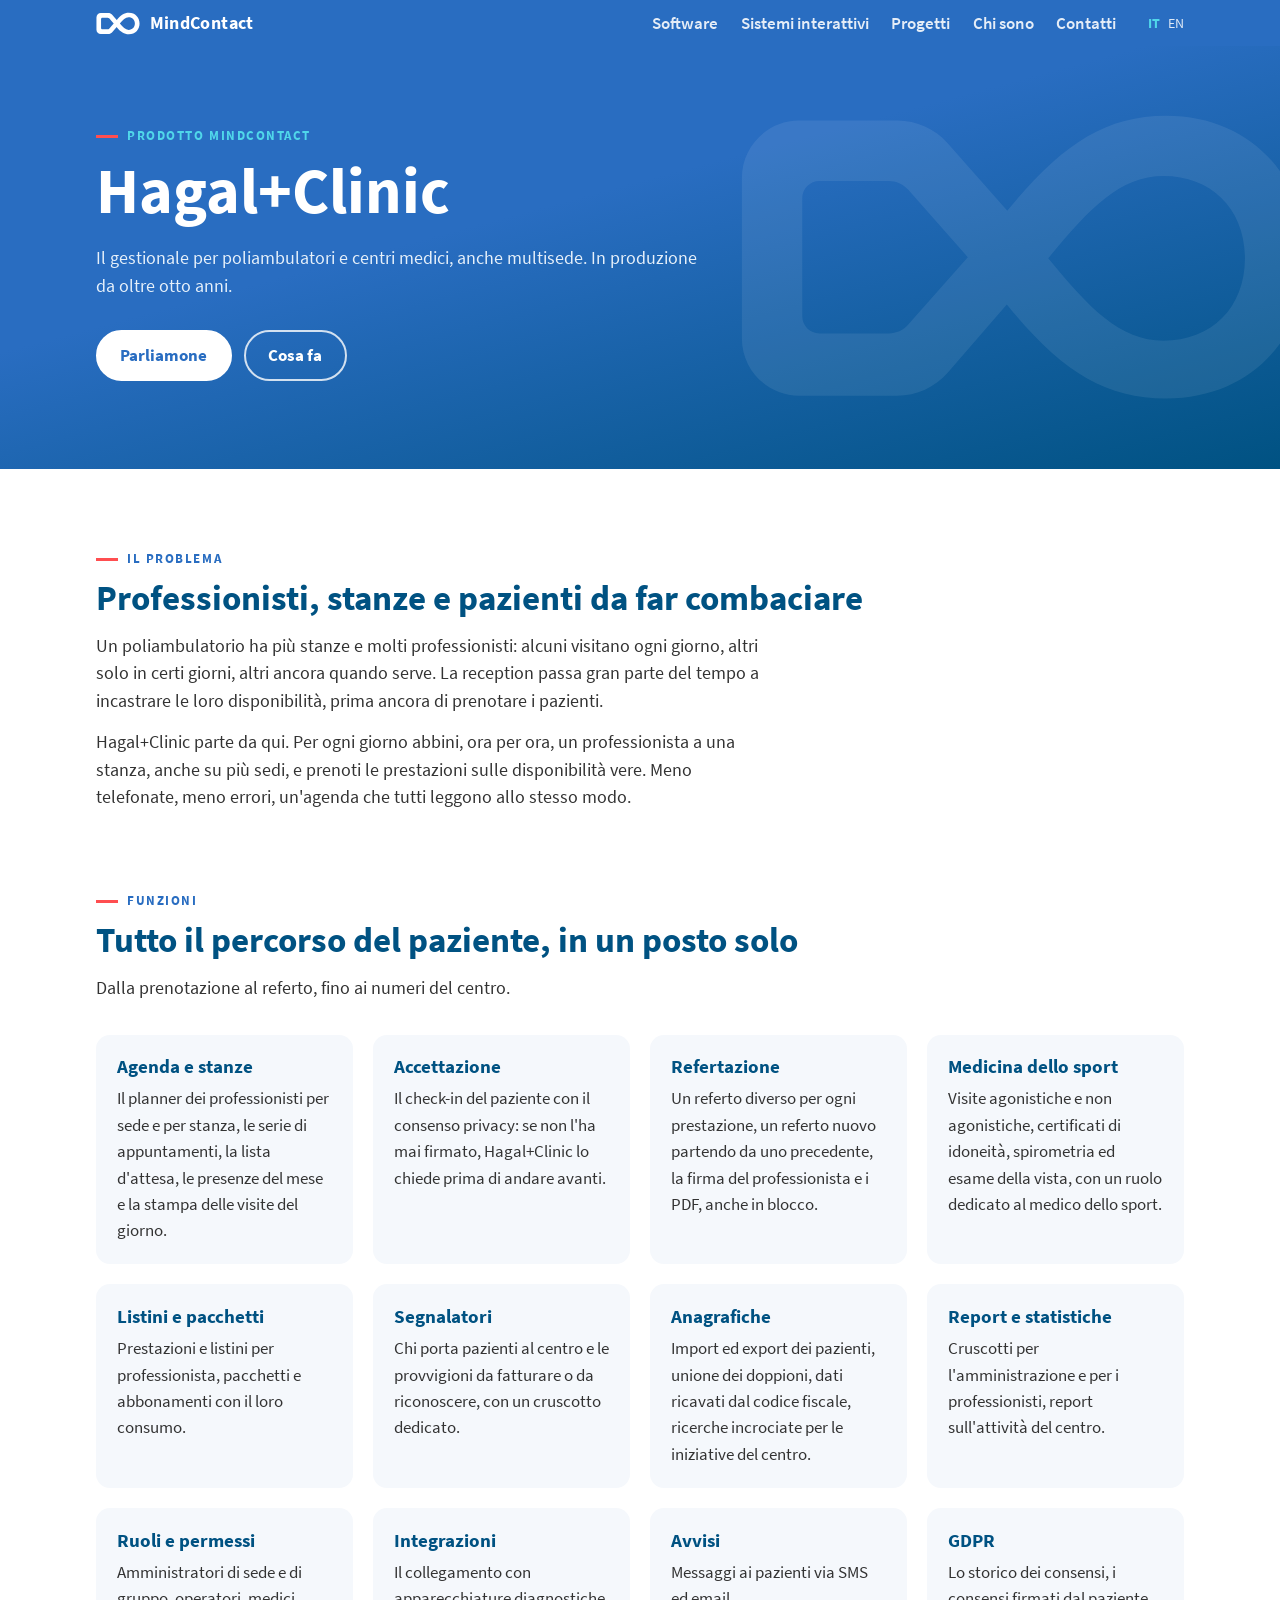
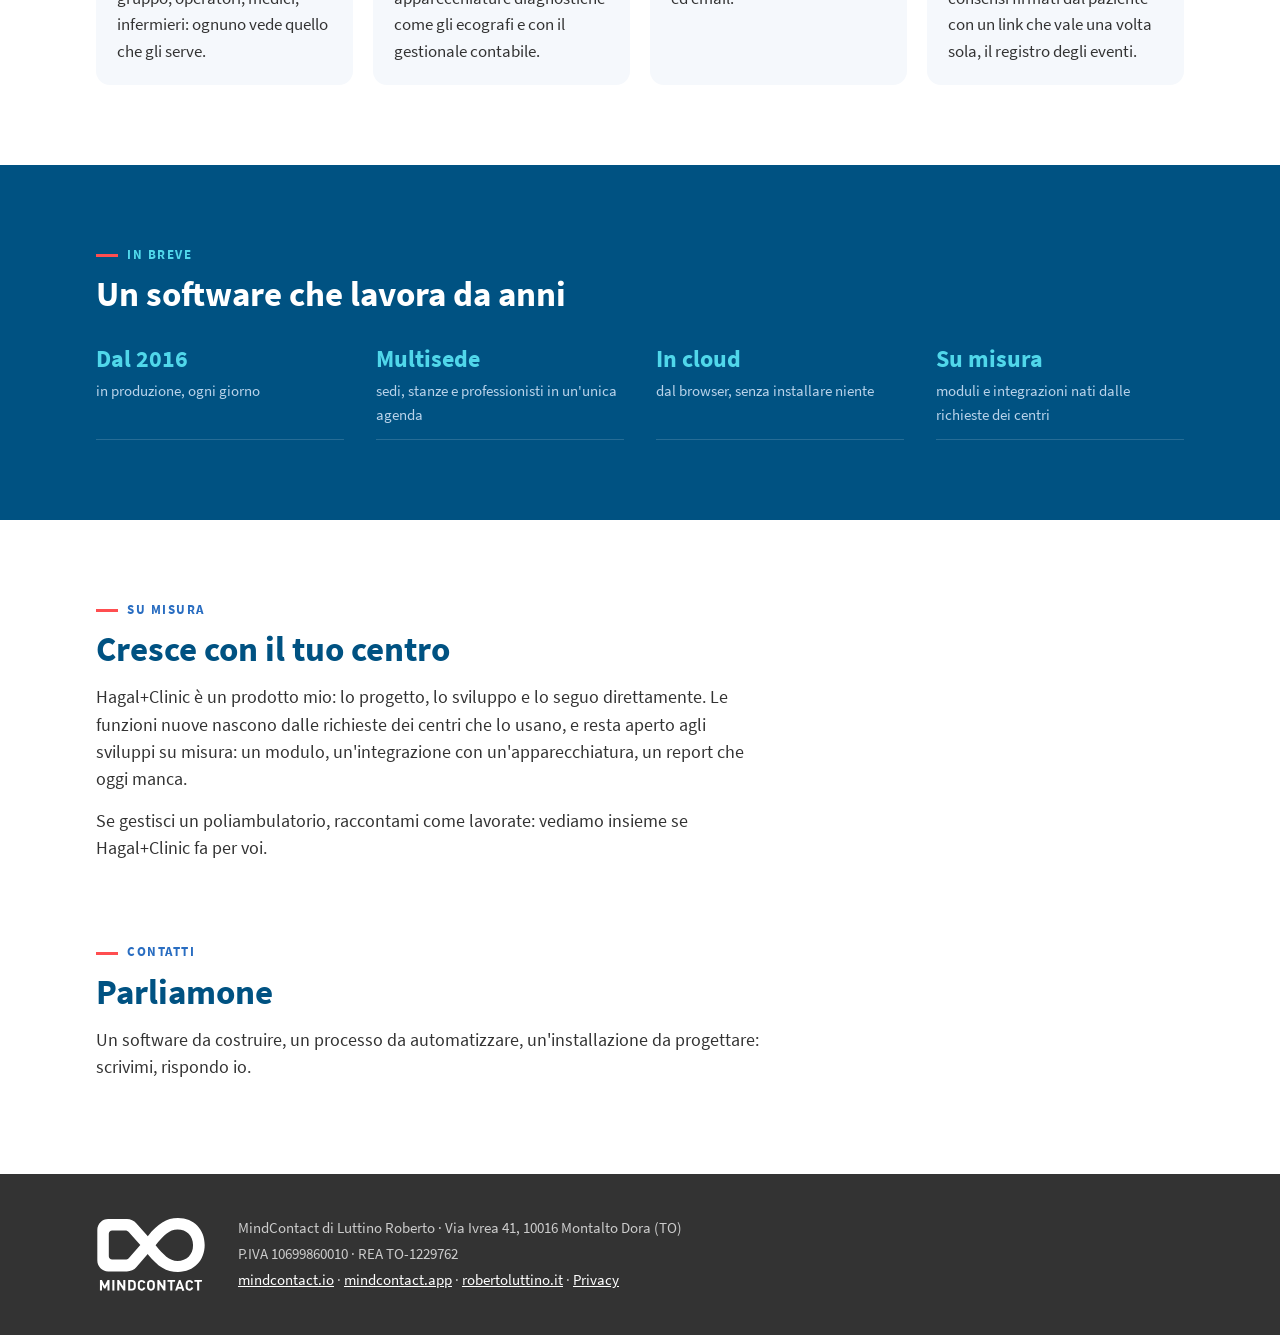
<file: docs/hagalclinic/index.html>
<!doctype html>
<html lang="it">
<head>
<meta charset="utf-8">
<meta name="viewport" content="width=device-width, initial-scale=1">
<title>Hagal+Clinic — il gestionale per poliambulatori · MindContact</title>
<meta name="description" content="Hagal+Clinic è il gestionale in cloud per poliambulatori e centri medici, anche multisede: agenda di professionisti e stanze, accettazione, refertazione, medicina dello sport, report. Un prodotto MindContact.">
<meta name="theme-color" content="#296DC1">
<link rel="canonical" href="https://www.mindcontact.net/hagalclinic/">
<link rel="alternate" hreflang="it" href="https://www.mindcontact.net/hagalclinic/">
<link rel="alternate" hreflang="en" href="https://www.mindcontact.net/en/hagalclinic/">
<meta property="og:title" content="Hagal+Clinic — il gestionale per poliambulatori · MindContact">
<meta property="og:description" content="Hagal+Clinic è il gestionale in cloud per poliambulatori e centri medici, anche multisede: agenda di professionisti e stanze, accettazione, refertazione, medicina dello sport, report. Un prodotto MindContact.">
<meta property="og:url" content="https://www.mindcontact.net/hagalclinic/">
<meta property="og:type" content="website">
<link rel="icon" href="../assets/img/favicon.svg" type="image/svg+xml">
<link rel="apple-touch-icon" href="../assets/img/apple-touch-icon.png">
<link rel="preload" href="../assets/fonts/SourceSansPro-Regular.woff2" as="font" type="font/woff2" crossorigin>
<link rel="stylesheet" href="../assets/site.css">
</head>
<body>
<!-- Generata da tools/build.py: non modificarla a mano, si riscrive. -->
<header class="top">
  <div class="top-inner">
    <a class="brand" href="../"><img src="../assets/img/mark-white.svg" alt="" width="44" height="23"><span>MindContact</span></a>
    <p class="lang"><strong>IT</strong><a href="../en/hagalclinic/" hreflang="en" lang="en">EN</a></p>
    <details class="menu">
      <summary>Menu</summary>
      <nav><a href="../#software">Software</a><a href="../sistemi-interattivi/">Sistemi interattivi</a><a href="../#progetti">Progetti</a><a href="../#chi-sono">Chi sono</a><a href="#contatti">Contatti</a></nav>
    </details>
  </div>
</header>
<main>
  <section class="hero hero--page">
    <div class="hero-inner">
      <p class="kicker">Prodotto MindContact</p>
      <h1>Hagal+Clinic</h1>
      <p class="lede">Il gestionale per poliambulatori e centri medici, anche multisede. In produzione da oltre otto anni.</p>
      <p class="hero-actions"><a class="button" href="#contatti">Parliamone</a><a class="button button--ghost" href="#funzioni">Cosa fa</a></p>
    </div>
    <img class="hero-mark" src="../assets/img/mark-white.svg" alt="" width="776" height="396">
  </section>
  <section class="section prose">
    <p class="kicker">Il problema</p>
    <h2>Professionisti, stanze e pazienti da far combaciare</h2>
    <p>Un poliambulatorio ha più stanze e molti professionisti: alcuni visitano ogni giorno, altri solo in certi giorni, altri ancora quando serve. La reception passa gran parte del tempo a incastrare le loro disponibilità, prima ancora di prenotare i pazienti.</p>
    <p>Hagal+Clinic parte da qui. Per ogni giorno abbini, ora per ora, un professionista a una stanza, anche su più sedi, e prenoti le prestazioni sulle disponibilità vere. Meno telefonate, meno errori, un&#x27;agenda che tutti leggono allo stesso modo.</p>
  </section>
  <section class="section" id="funzioni">
    <p class="kicker">Funzioni</p>
    <h2>Tutto il percorso del paziente, in un posto solo</h2>
    <p class="section-lede">Dalla prenotazione al referto, fino ai numeri del centro.</p>
    <ul class="tiles tiles--text">
      <li class="tile"><h3>Agenda e stanze</h3><p>Il planner dei professionisti per sede e per stanza, le serie di appuntamenti, la lista d&#x27;attesa, le presenze del mese e la stampa delle visite del giorno.</p></li>
      <li class="tile"><h3>Accettazione</h3><p>Il check-in del paziente con il consenso privacy: se non l&#x27;ha mai firmato, Hagal+Clinic lo chiede prima di andare avanti.</p></li>
      <li class="tile"><h3>Refertazione</h3><p>Un referto diverso per ogni prestazione, un referto nuovo partendo da uno precedente, la firma del professionista e i PDF, anche in blocco.</p></li>
      <li class="tile"><h3>Medicina dello sport</h3><p>Visite agonistiche e non agonistiche, certificati di idoneità, spirometria ed esame della vista, con un ruolo dedicato al medico dello sport.</p></li>
      <li class="tile"><h3>Listini e pacchetti</h3><p>Prestazioni e listini per professionista, pacchetti e abbonamenti con il loro consumo.</p></li>
      <li class="tile"><h3>Segnalatori</h3><p>Chi porta pazienti al centro e le provvigioni da fatturare o da riconoscere, con un cruscotto dedicato.</p></li>
      <li class="tile"><h3>Anagrafiche</h3><p>Import ed export dei pazienti, unione dei doppioni, dati ricavati dal codice fiscale, ricerche incrociate per le iniziative del centro.</p></li>
      <li class="tile"><h3>Report e statistiche</h3><p>Cruscotti per l&#x27;amministrazione e per i professionisti, report sull&#x27;attività del centro.</p></li>
      <li class="tile"><h3>Ruoli e permessi</h3><p>Amministratori di sede e di gruppo, operatori, medici, infermieri: ognuno vede quello che gli serve.</p></li>
      <li class="tile"><h3>Integrazioni</h3><p>Il collegamento con apparecchiature diagnostiche come gli ecografi e con il gestionale contabile.</p></li>
      <li class="tile"><h3>Avvisi</h3><p>Messaggi ai pazienti via SMS ed email.</p></li>
      <li class="tile"><h3>GDPR</h3><p>Lo storico dei consensi, i consensi firmati dal paziente con un link che vale una volta sola, il registro degli eventi.</p></li>
    </ul>
  </section>
  <section class="band">
    <div class="band-inner">
      <p class="kicker">In breve</p>
      <h2>Un software che lavora da anni</h2>
      <ul class="venues facts">
        <li><strong>Dal 2016</strong><span>in produzione, ogni giorno</span></li>
        <li><strong>Multisede</strong><span>sedi, stanze e professionisti in un&#x27;unica agenda</span></li>
        <li><strong>In cloud</strong><span>dal browser, senza installare niente</span></li>
        <li><strong>Su misura</strong><span>moduli e integrazioni nati dalle richieste dei centri</span></li>
      </ul>
    </div>
  </section>
  <section class="section prose">
    <p class="kicker">Su misura</p>
    <h2>Cresce con il tuo centro</h2>
    <p>Hagal+Clinic è un prodotto mio: lo progetto, lo sviluppo e lo seguo direttamente. Le funzioni nuove nascono dalle richieste dei centri che lo usano, e resta aperto agli sviluppi su misura: un modulo, un&#x27;integrazione con un&#x27;apparecchiatura, un report che oggi manca.</p>
    <p>Se gestisci un poliambulatorio, raccontami come lavorate: vediamo insieme se Hagal+Clinic fa per voi.</p>
  </section>
  <section class="section contact" id="contatti">
    <p class="kicker">Contatti</p>
    <h2>Parliamone</h2>
    <p class="section-lede">Un software da costruire, un processo da automatizzare, un&#x27;installazione da progettare: scrivimi, rispondo io.</p>
    <div data-mc-contact data-site="mindcontact.net" data-lang="it"></div>
    <noscript><p>Il modulo di contatto ha bisogno di JavaScript.</p></noscript>
  </section>
</main>
<footer class="foot">
  <div class="foot-inner">
    <img src="../assets/img/logo-white.svg" alt="MindContact" width="110" height="75">
    <div>
      <p>MindContact di Luttino Roberto · Via Ivrea 41, 10016 Montalto Dora (TO)</p>
      <p>P.IVA 10699860010 · REA TO-1229762</p>
      <p><a href="https://mindcontact.io/" target="_blank" rel="noopener">mindcontact.io</a> · <a href="https://mindcontact.app/" target="_blank" rel="noopener">mindcontact.app</a> · <a href="https://robertoluttino.it/" target="_blank" rel="noopener">robertoluttino.it</a> · <a href="#privacy-form">Privacy</a></p>
    </div>
  </div>
</footer>
<script src="https://forms.mindcontact.net/v1/widget.js" defer></script>
<script src="../assets/js/site.js" defer></script>
</body>
</html>
</file>
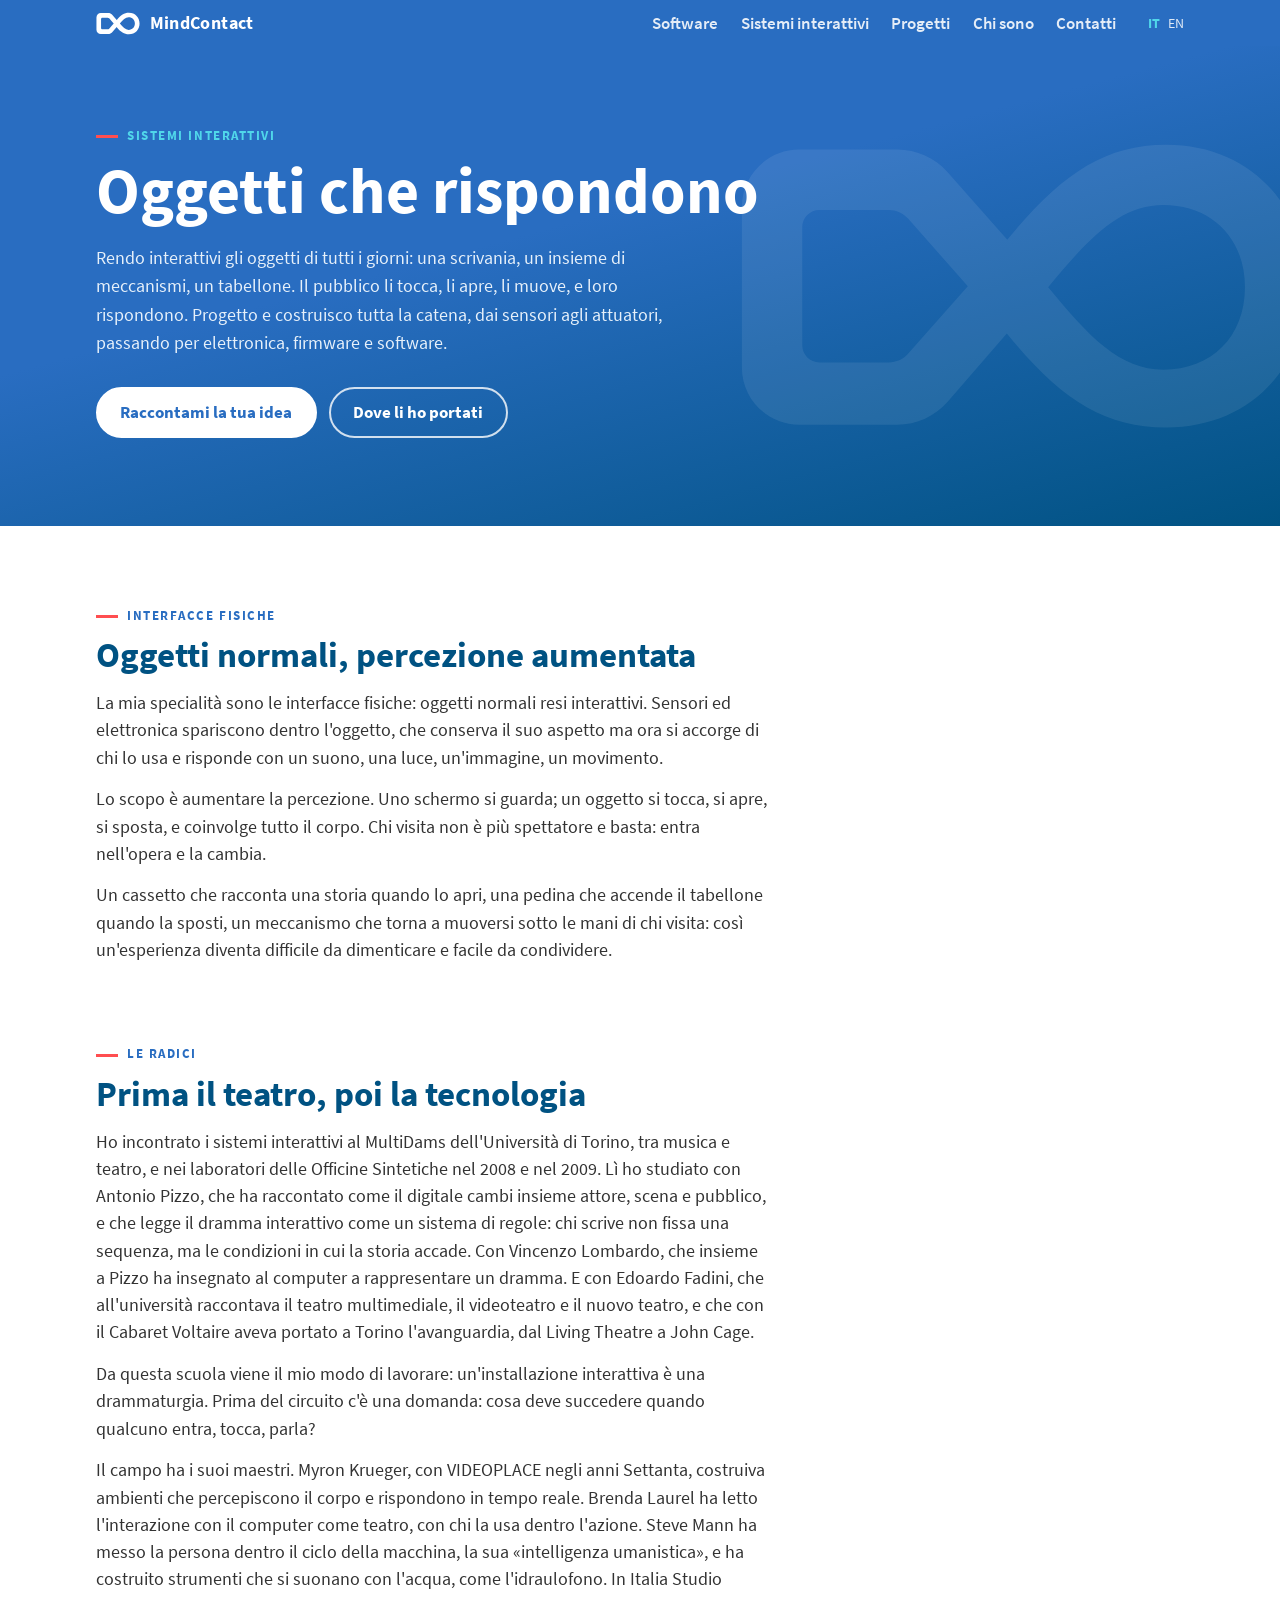
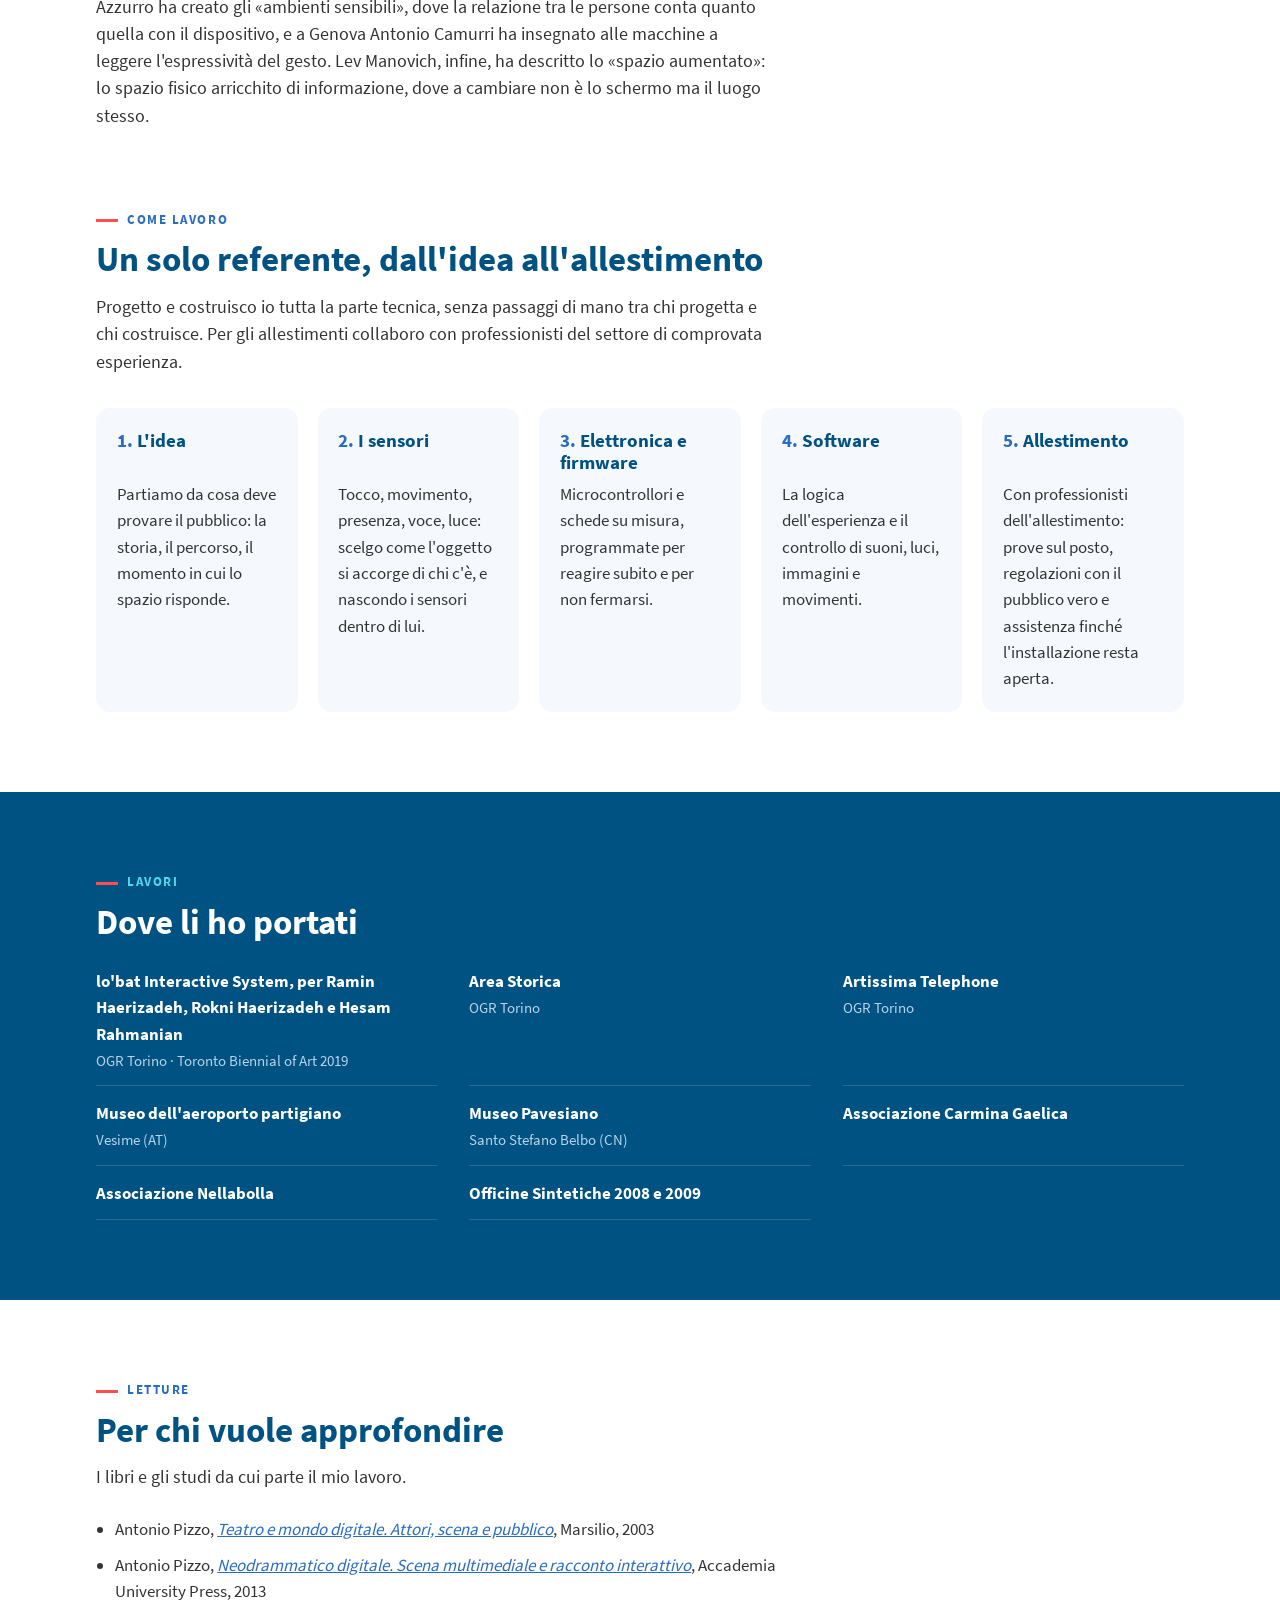
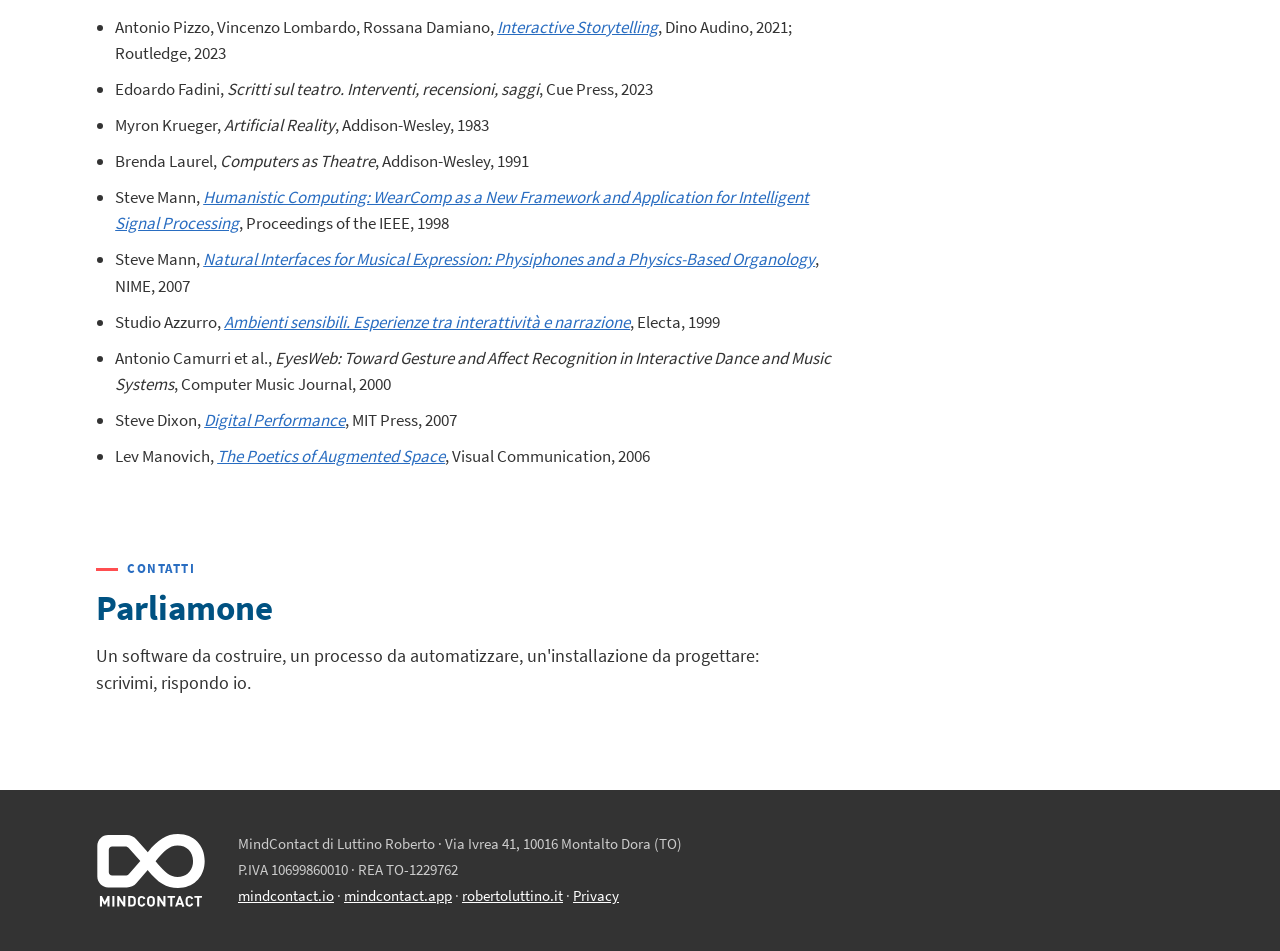
<file: docs/sistemi-interattivi/index.html>
<!doctype html>
<html lang="it">
<head>
<meta charset="utf-8">
<meta name="viewport" content="width=device-width, initial-scale=1">
<title>Sistemi interattivi per musei, mostre, teatro ed eventi · MindContact</title>
<meta name="description" content="MindContact progetta e costruisce interfacce fisiche per musei, mostre, teatro ed eventi: oggetti normali, come una scrivania, un meccanismo o un tabellone, resi interattivi con sensori, elettronica, firmware e software.">
<meta name="theme-color" content="#296DC1">
<link rel="canonical" href="https://www.mindcontact.net/sistemi-interattivi/">
<link rel="alternate" hreflang="it" href="https://www.mindcontact.net/sistemi-interattivi/">
<link rel="alternate" hreflang="en" href="https://www.mindcontact.net/en/interactive-systems/">
<meta property="og:title" content="Sistemi interattivi per musei, mostre, teatro ed eventi · MindContact">
<meta property="og:description" content="MindContact progetta e costruisce interfacce fisiche per musei, mostre, teatro ed eventi: oggetti normali, come una scrivania, un meccanismo o un tabellone, resi interattivi con sensori, elettronica, firmware e software.">
<meta property="og:url" content="https://www.mindcontact.net/sistemi-interattivi/">
<meta property="og:type" content="website">
<link rel="icon" href="../assets/img/favicon.svg" type="image/svg+xml">
<link rel="apple-touch-icon" href="../assets/img/apple-touch-icon.png">
<link rel="preload" href="../assets/fonts/SourceSansPro-Regular.woff2" as="font" type="font/woff2" crossorigin>
<link rel="stylesheet" href="../assets/site.css">
</head>
<body>
<!-- Generata da tools/build.py: non modificarla a mano, si riscrive. -->
<header class="top">
  <div class="top-inner">
    <a class="brand" href="../"><img src="../assets/img/mark-white.svg" alt="" width="44" height="23"><span>MindContact</span></a>
    <p class="lang"><strong>IT</strong><a href="../en/interactive-systems/" hreflang="en" lang="en">EN</a></p>
    <details class="menu">
      <summary>Menu</summary>
      <nav><a href="../#software">Software</a><a href="../sistemi-interattivi/">Sistemi interattivi</a><a href="../#progetti">Progetti</a><a href="../#chi-sono">Chi sono</a><a href="#contatti">Contatti</a></nav>
    </details>
  </div>
</header>
<main>
  <section class="hero hero--page">
    <div class="hero-inner">
      <p class="kicker">Sistemi interattivi</p>
      <h1>Oggetti che rispondono</h1>
      <p class="lede">Rendo interattivi gli oggetti di tutti i giorni: una scrivania, un insieme di meccanismi, un tabellone. Il pubblico li tocca, li apre, li muove, e loro rispondono. Progetto e costruisco tutta la catena, dai sensori agli attuatori, passando per elettronica, firmware e software.</p>
      <p class="hero-actions"><a class="button" href="#contatti">Raccontami la tua idea</a><a class="button button--ghost" href="#lavori">Dove li ho portati</a></p>
    </div>
    <img class="hero-mark" src="../assets/img/mark-white.svg" alt="" width="776" height="396">
  </section>
  <section class="section prose">
    <p class="kicker">Interfacce fisiche</p>
    <h2>Oggetti normali, percezione aumentata</h2>
    <p>La mia specialità sono le interfacce fisiche: oggetti normali resi interattivi. Sensori ed elettronica spariscono dentro l&#x27;oggetto, che conserva il suo aspetto ma ora si accorge di chi lo usa e risponde con un suono, una luce, un&#x27;immagine, un movimento.</p>
    <p>Lo scopo è aumentare la percezione. Uno schermo si guarda; un oggetto si tocca, si apre, si sposta, e coinvolge tutto il corpo. Chi visita non è più spettatore e basta: entra nell&#x27;opera e la cambia.</p>
    <p>Un cassetto che racconta una storia quando lo apri, una pedina che accende il tabellone quando la sposti, un meccanismo che torna a muoversi sotto le mani di chi visita: così un&#x27;esperienza diventa difficile da dimenticare e facile da condividere.</p>
  </section>
  <section class="section prose">
    <p class="kicker">Le radici</p>
    <h2>Prima il teatro, poi la tecnologia</h2>
    <p>Ho incontrato i sistemi interattivi al MultiDams dell&#x27;Università di Torino, tra musica e teatro, e nei laboratori delle Officine Sintetiche nel 2008 e nel 2009. Lì ho studiato con Antonio Pizzo, che ha raccontato come il digitale cambi insieme attore, scena e pubblico, e che legge il dramma interattivo come un sistema di regole: chi scrive non fissa una sequenza, ma le condizioni in cui la storia accade. Con Vincenzo Lombardo, che insieme a Pizzo ha insegnato al computer a rappresentare un dramma. E con Edoardo Fadini, che all&#x27;università raccontava il teatro multimediale, il videoteatro e il nuovo teatro, e che con il Cabaret Voltaire aveva portato a Torino l&#x27;avanguardia, dal Living Theatre a John Cage.</p>
    <p>Da questa scuola viene il mio modo di lavorare: un&#x27;installazione interattiva è una drammaturgia. Prima del circuito c&#x27;è una domanda: cosa deve succedere quando qualcuno entra, tocca, parla?</p>
    <p>Il campo ha i suoi maestri. Myron Krueger, con VIDEOPLACE negli anni Settanta, costruiva ambienti che percepiscono il corpo e rispondono in tempo reale. Brenda Laurel ha letto l&#x27;interazione con il computer come teatro, con chi la usa dentro l&#x27;azione. Steve Mann ha messo la persona dentro il ciclo della macchina, la sua «intelligenza umanistica», e ha costruito strumenti che si suonano con l&#x27;acqua, come l&#x27;idraulofono. In Italia Studio Azzurro ha creato gli «ambienti sensibili», dove la relazione tra le persone conta quanto quella con il dispositivo, e a Genova Antonio Camurri ha insegnato alle macchine a leggere l&#x27;espressività del gesto. Lev Manovich, infine, ha descritto lo «spazio aumentato»: lo spazio fisico arricchito di informazione, dove a cambiare non è lo schermo ma il luogo stesso.</p>
  </section>
  <section class="section" id="come">
    <p class="kicker">Come lavoro</p>
    <h2>Un solo referente, dall&#x27;idea all&#x27;allestimento</h2>
    <p class="section-lede">Progetto e costruisco io tutta la parte tecnica, senza passaggi di mano tra chi progetta e chi costruisce. Per gli allestimenti collaboro con professionisti del settore di comprovata esperienza.</p>
    <ul class="tiles tiles--text tiles--steps">
      <li class="tile"><h3>L&#x27;idea</h3><p>Partiamo da cosa deve provare il pubblico: la storia, il percorso, il momento in cui lo spazio risponde.</p></li>
      <li class="tile"><h3>I sensori</h3><p>Tocco, movimento, presenza, voce, luce: scelgo come l&#x27;oggetto si accorge di chi c&#x27;è, e nascondo i sensori dentro di lui.</p></li>
      <li class="tile"><h3>Elettronica e firmware</h3><p>Microcontrollori e schede su misura, programmate per reagire subito e per non fermarsi.</p></li>
      <li class="tile"><h3>Software</h3><p>La logica dell&#x27;esperienza e il controllo di suoni, luci, immagini e movimenti.</p></li>
      <li class="tile"><h3>Allestimento</h3><p>Con professionisti dell&#x27;allestimento: prove sul posto, regolazioni con il pubblico vero e assistenza finché l&#x27;installazione resta aperta.</p></li>
    </ul>
  </section>
  <section class="band" id="lavori">
    <div class="band-inner">
      <p class="kicker">Lavori</p>
      <h2>Dove li ho portati</h2>
      <ul class="venues">
        <li><strong>lo&#x27;bat Interactive System, per Ramin Haerizadeh, Rokni Haerizadeh e Hesam Rahmanian</strong><span>OGR Torino · Toronto Biennial of Art 2019</span></li>
        <li><strong>Area Storica</strong><span>OGR Torino</span></li>
        <li><strong>Artissima Telephone</strong><span>OGR Torino</span></li>
        <li><strong>Museo dell&#x27;aeroporto partigiano</strong><span>Vesime (AT)</span></li>
        <li><strong>Museo Pavesiano</strong><span>Santo Stefano Belbo (CN)</span></li>
        <li><strong>Associazione Carmina Gaelica</strong></li>
        <li><strong>Associazione Nellabolla</strong></li>
        <li><strong>Officine Sintetiche 2008 e 2009</strong></li>
      </ul>
    </div>
  </section>
  <section class="section">
    <p class="kicker">Letture</p>
    <h2>Per chi vuole approfondire</h2>
    <p class="section-lede">I libri e gli studi da cui parte il mio lavoro.</p>
    <ul class="reads">
      <li>Antonio Pizzo, <cite><a href="https://iris.unito.it/handle/2318/16902" target="_blank" rel="noopener">Teatro e mondo digitale. Attori, scena e pubblico</a></cite>, Marsilio, 2003</li>
      <li>Antonio Pizzo, <cite><a href="https://books.openedition.org/aaccademia/361" target="_blank" rel="noopener">Neodrammatico digitale. Scena multimediale e racconto interattivo</a></cite>, Accademia University Press, 2013</li>
      <li>Antonio Pizzo, Vincenzo Lombardo, Rossana Damiano, <cite><a href="https://doi.org/10.4324/9781003335627" target="_blank" rel="noopener">Interactive Storytelling</a></cite>, Dino Audino, 2021; Routledge, 2023</li>
      <li>Edoardo Fadini, <cite>Scritti sul teatro. Interventi, recensioni, saggi</cite>, Cue Press, 2023</li>
      <li>Myron Krueger, <cite>Artificial Reality</cite>, Addison-Wesley, 1983</li>
      <li>Brenda Laurel, <cite>Computers as Theatre</cite>, Addison-Wesley, 1991</li>
      <li>Steve Mann, <cite><a href="http://wearcam.org/procieee.htm" target="_blank" rel="noopener">Humanistic Computing: WearComp as a New Framework and Application for Intelligent Signal Processing</a></cite>, Proceedings of the IEEE, 1998</li>
      <li>Steve Mann, <cite><a href="https://nime.org/proceedings/2007/nime2007_118.pdf" target="_blank" rel="noopener">Natural Interfaces for Musical Expression: Physiphones and a Physics-Based Organology</a></cite>, NIME, 2007</li>
      <li>Studio Azzurro, <cite><a href="https://www.studioazzurro.com/pubblicazioni/ambienti-sensibili-catalogo-1999/" target="_blank" rel="noopener">Ambienti sensibili. Esperienze tra interattività e narrazione</a></cite>, Electa, 1999</li>
      <li>Antonio Camurri et al., <cite>EyesWeb: Toward Gesture and Affect Recognition in Interactive Dance and Music Systems</cite>, Computer Music Journal, 2000</li>
      <li>Steve Dixon, <cite><a href="https://mitpress.mit.edu/9780262527521/digital-performance/" target="_blank" rel="noopener">Digital Performance</a></cite>, MIT Press, 2007</li>
      <li>Lev Manovich, <cite><a href="https://doi.org/10.1177/1470357206065527" target="_blank" rel="noopener">The Poetics of Augmented Space</a></cite>, Visual Communication, 2006</li>
    </ul>
  </section>
  <section class="section contact" id="contatti">
    <p class="kicker">Contatti</p>
    <h2>Parliamone</h2>
    <p class="section-lede">Un software da costruire, un processo da automatizzare, un&#x27;installazione da progettare: scrivimi, rispondo io.</p>
    <div data-mc-contact data-site="mindcontact.net" data-lang="it"></div>
    <noscript><p>Il modulo di contatto ha bisogno di JavaScript.</p></noscript>
  </section>
</main>
<footer class="foot">
  <div class="foot-inner">
    <img src="../assets/img/logo-white.svg" alt="MindContact" width="110" height="75">
    <div>
      <p>MindContact di Luttino Roberto · Via Ivrea 41, 10016 Montalto Dora (TO)</p>
      <p>P.IVA 10699860010 · REA TO-1229762</p>
      <p><a href="https://mindcontact.io/" target="_blank" rel="noopener">mindcontact.io</a> · <a href="https://mindcontact.app/" target="_blank" rel="noopener">mindcontact.app</a> · <a href="https://robertoluttino.it/" target="_blank" rel="noopener">robertoluttino.it</a> · <a href="#privacy-form">Privacy</a></p>
    </div>
  </div>
</footer>
<script src="https://forms.mindcontact.net/v1/widget.js" defer></script>
<script src="../assets/js/site.js" defer></script>
</body>
</html>
</file>
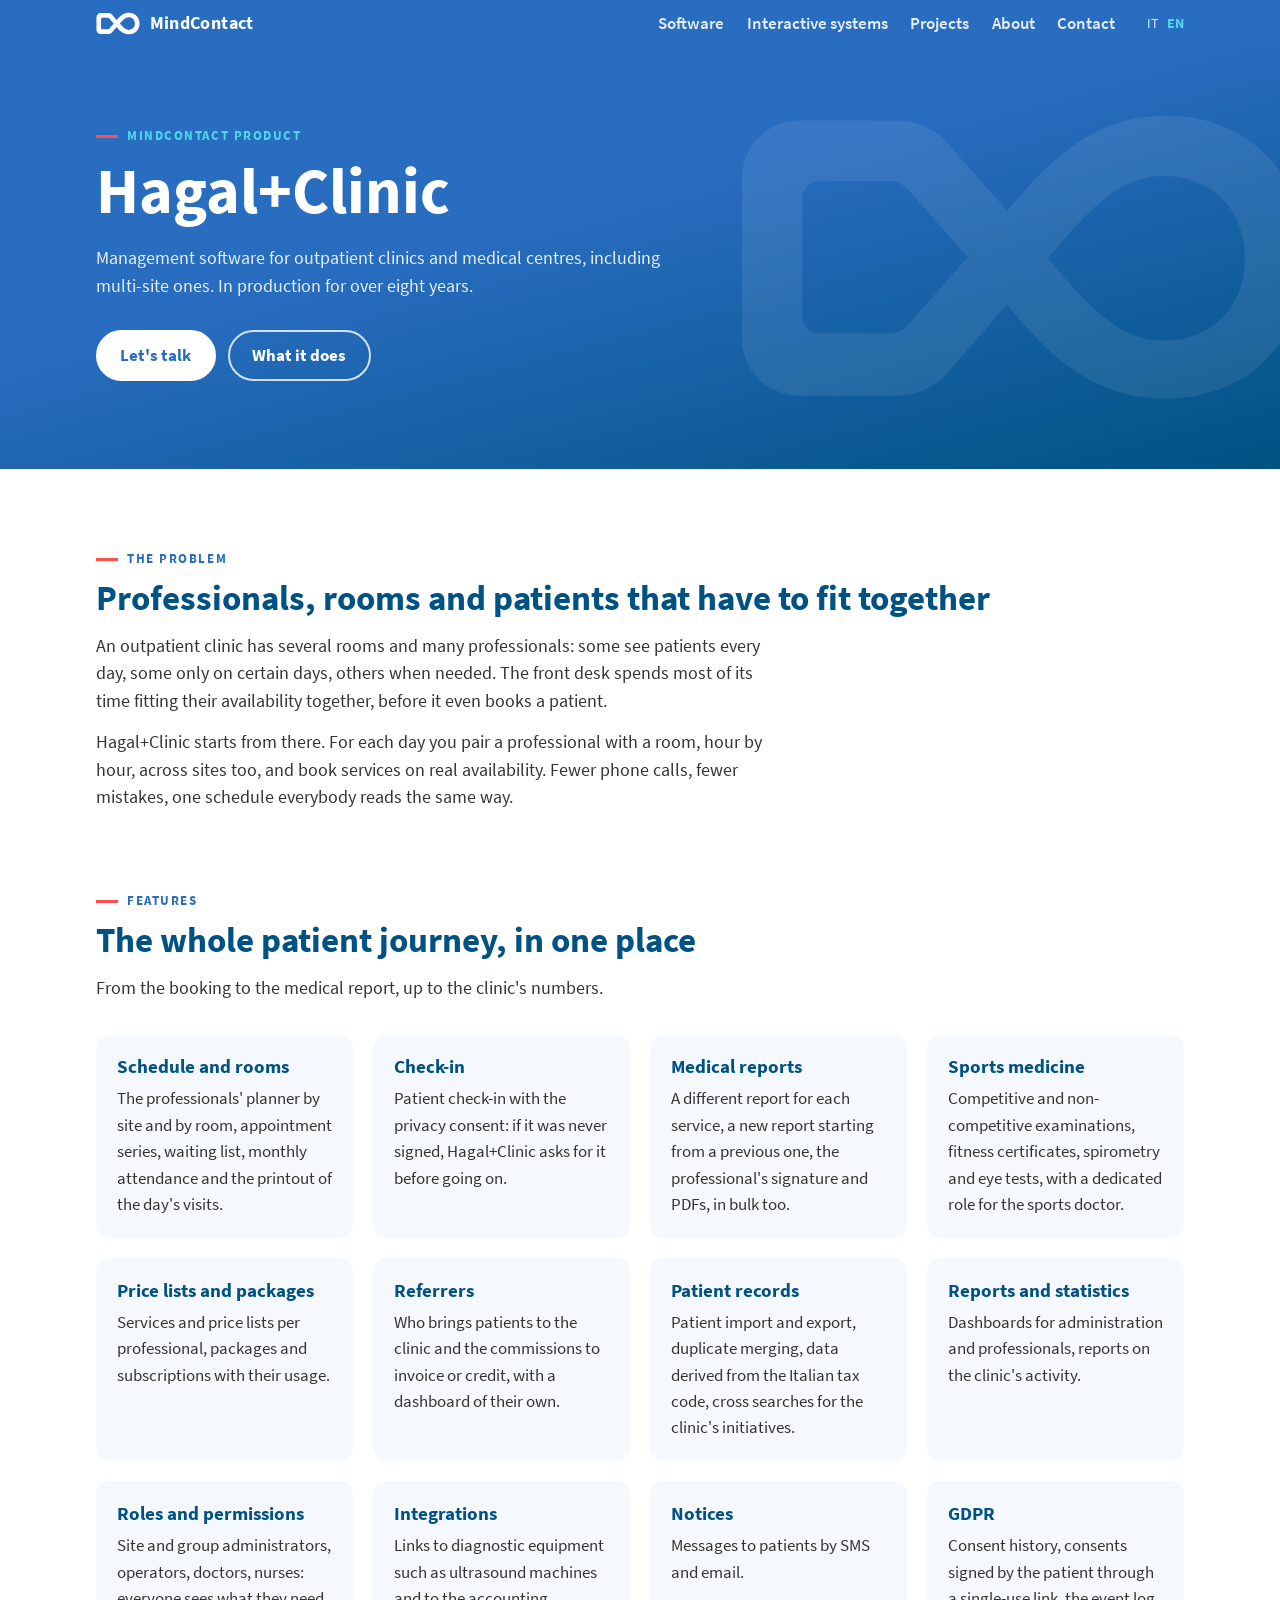
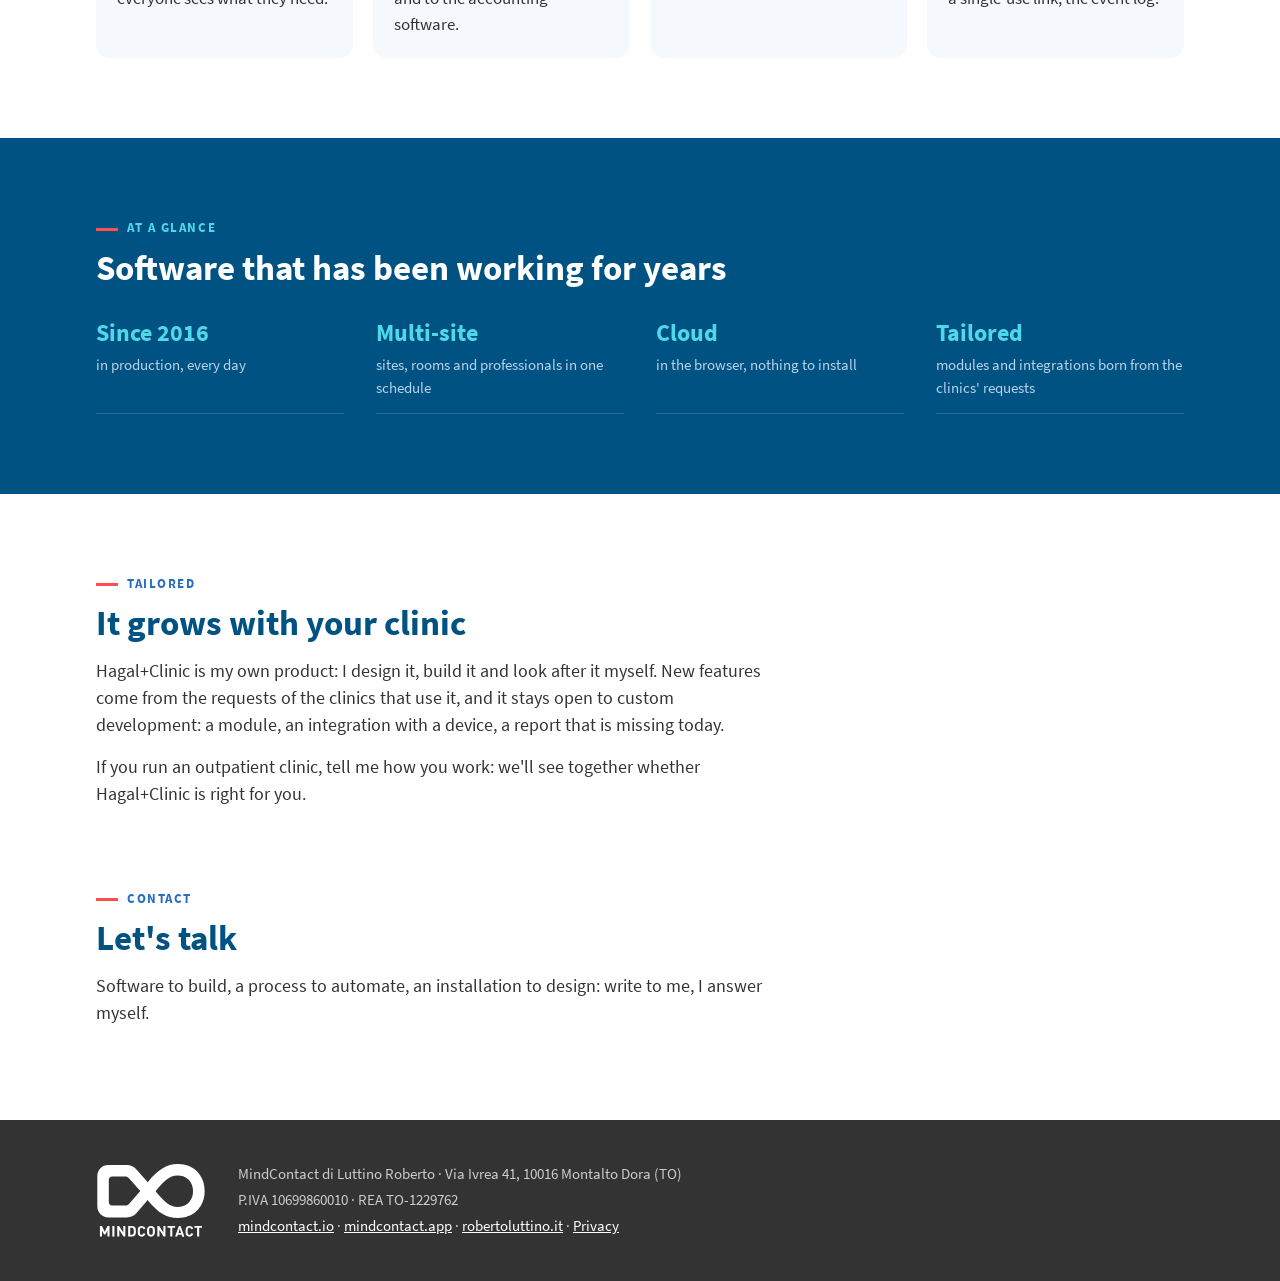
<file: docs/en/hagalclinic/index.html>
<!doctype html>
<html lang="en">
<head>
<meta charset="utf-8">
<meta name="viewport" content="width=device-width, initial-scale=1">
<title>Hagal+Clinic — management software for outpatient clinics · MindContact</title>
<meta name="description" content="Hagal+Clinic is cloud management software for outpatient clinics and medical centres, including multi-site ones: schedules for professionals and rooms, check-in, medical reports, sports medicine, reports. A MindContact product.">
<meta name="theme-color" content="#296DC1">
<link rel="canonical" href="https://www.mindcontact.net/en/hagalclinic/">
<link rel="alternate" hreflang="it" href="https://www.mindcontact.net/hagalclinic/">
<link rel="alternate" hreflang="en" href="https://www.mindcontact.net/en/hagalclinic/">
<meta property="og:title" content="Hagal+Clinic — management software for outpatient clinics · MindContact">
<meta property="og:description" content="Hagal+Clinic is cloud management software for outpatient clinics and medical centres, including multi-site ones: schedules for professionals and rooms, check-in, medical reports, sports medicine, reports. A MindContact product.">
<meta property="og:url" content="https://www.mindcontact.net/en/hagalclinic/">
<meta property="og:type" content="website">
<link rel="icon" href="../../assets/img/favicon.svg" type="image/svg+xml">
<link rel="apple-touch-icon" href="../../assets/img/apple-touch-icon.png">
<link rel="preload" href="../../assets/fonts/SourceSansPro-Regular.woff2" as="font" type="font/woff2" crossorigin>
<link rel="stylesheet" href="../../assets/site.css">
</head>
<body>
<!-- Generata da tools/build.py: non modificarla a mano, si riscrive. -->
<header class="top">
  <div class="top-inner">
    <a class="brand" href="../"><img src="../../assets/img/mark-white.svg" alt="" width="44" height="23"><span>MindContact</span></a>
    <p class="lang"><a href="../../hagalclinic/" hreflang="it" lang="it">IT</a><strong>EN</strong></p>
    <details class="menu">
      <summary>Menu</summary>
      <nav><a href="../#software">Software</a><a href="../interactive-systems/">Interactive systems</a><a href="../#progetti">Projects</a><a href="../#chi-sono">About</a><a href="#contatti">Contact</a></nav>
    </details>
  </div>
</header>
<main>
  <section class="hero hero--page">
    <div class="hero-inner">
      <p class="kicker">MindContact product</p>
      <h1>Hagal+Clinic</h1>
      <p class="lede">Management software for outpatient clinics and medical centres, including multi-site ones. In production for over eight years.</p>
      <p class="hero-actions"><a class="button" href="#contatti">Let&#x27;s talk</a><a class="button button--ghost" href="#funzioni">What it does</a></p>
    </div>
    <img class="hero-mark" src="../../assets/img/mark-white.svg" alt="" width="776" height="396">
  </section>
  <section class="section prose">
    <p class="kicker">The problem</p>
    <h2>Professionals, rooms and patients that have to fit together</h2>
    <p>An outpatient clinic has several rooms and many professionals: some see patients every day, some only on certain days, others when needed. The front desk spends most of its time fitting their availability together, before it even books a patient.</p>
    <p>Hagal+Clinic starts from there. For each day you pair a professional with a room, hour by hour, across sites too, and book services on real availability. Fewer phone calls, fewer mistakes, one schedule everybody reads the same way.</p>
  </section>
  <section class="section" id="funzioni">
    <p class="kicker">Features</p>
    <h2>The whole patient journey, in one place</h2>
    <p class="section-lede">From the booking to the medical report, up to the clinic&#x27;s numbers.</p>
    <ul class="tiles tiles--text">
      <li class="tile"><h3>Schedule and rooms</h3><p>The professionals&#x27; planner by site and by room, appointment series, waiting list, monthly attendance and the printout of the day&#x27;s visits.</p></li>
      <li class="tile"><h3>Check-in</h3><p>Patient check-in with the privacy consent: if it was never signed, Hagal+Clinic asks for it before going on.</p></li>
      <li class="tile"><h3>Medical reports</h3><p>A different report for each service, a new report starting from a previous one, the professional&#x27;s signature and PDFs, in bulk too.</p></li>
      <li class="tile"><h3>Sports medicine</h3><p>Competitive and non-competitive examinations, fitness certificates, spirometry and eye tests, with a dedicated role for the sports doctor.</p></li>
      <li class="tile"><h3>Price lists and packages</h3><p>Services and price lists per professional, packages and subscriptions with their usage.</p></li>
      <li class="tile"><h3>Referrers</h3><p>Who brings patients to the clinic and the commissions to invoice or credit, with a dashboard of their own.</p></li>
      <li class="tile"><h3>Patient records</h3><p>Patient import and export, duplicate merging, data derived from the Italian tax code, cross searches for the clinic&#x27;s initiatives.</p></li>
      <li class="tile"><h3>Reports and statistics</h3><p>Dashboards for administration and professionals, reports on the clinic&#x27;s activity.</p></li>
      <li class="tile"><h3>Roles and permissions</h3><p>Site and group administrators, operators, doctors, nurses: everyone sees what they need.</p></li>
      <li class="tile"><h3>Integrations</h3><p>Links to diagnostic equipment such as ultrasound machines and to the accounting software.</p></li>
      <li class="tile"><h3>Notices</h3><p>Messages to patients by SMS and email.</p></li>
      <li class="tile"><h3>GDPR</h3><p>Consent history, consents signed by the patient through a single-use link, the event log.</p></li>
    </ul>
  </section>
  <section class="band">
    <div class="band-inner">
      <p class="kicker">At a glance</p>
      <h2>Software that has been working for years</h2>
      <ul class="venues facts">
        <li><strong>Since 2016</strong><span>in production, every day</span></li>
        <li><strong>Multi-site</strong><span>sites, rooms and professionals in one schedule</span></li>
        <li><strong>Cloud</strong><span>in the browser, nothing to install</span></li>
        <li><strong>Tailored</strong><span>modules and integrations born from the clinics&#x27; requests</span></li>
      </ul>
    </div>
  </section>
  <section class="section prose">
    <p class="kicker">Tailored</p>
    <h2>It grows with your clinic</h2>
    <p>Hagal+Clinic is my own product: I design it, build it and look after it myself. New features come from the requests of the clinics that use it, and it stays open to custom development: a module, an integration with a device, a report that is missing today.</p>
    <p>If you run an outpatient clinic, tell me how you work: we&#x27;ll see together whether Hagal+Clinic is right for you.</p>
  </section>
  <section class="section contact" id="contatti">
    <p class="kicker">Contact</p>
    <h2>Let&#x27;s talk</h2>
    <p class="section-lede">Software to build, a process to automate, an installation to design: write to me, I answer myself.</p>
    <div data-mc-contact data-site="mindcontact.net" data-lang="en"></div>
    <noscript><p>The contact form needs JavaScript.</p></noscript>
  </section>
</main>
<footer class="foot">
  <div class="foot-inner">
    <img src="../../assets/img/logo-white.svg" alt="MindContact" width="110" height="75">
    <div>
      <p>MindContact di Luttino Roberto · Via Ivrea 41, 10016 Montalto Dora (TO)</p>
      <p>P.IVA 10699860010 · REA TO-1229762</p>
      <p><a href="https://mindcontact.io/" target="_blank" rel="noopener">mindcontact.io</a> · <a href="https://mindcontact.app/" target="_blank" rel="noopener">mindcontact.app</a> · <a href="https://robertoluttino.it/" target="_blank" rel="noopener">robertoluttino.it</a> · <a href="#privacy-form">Privacy</a></p>
    </div>
  </div>
</footer>
<script src="https://forms.mindcontact.net/v1/widget.js" defer></script>
<script src="../../assets/js/site.js" defer></script>
</body>
</html>
</file>
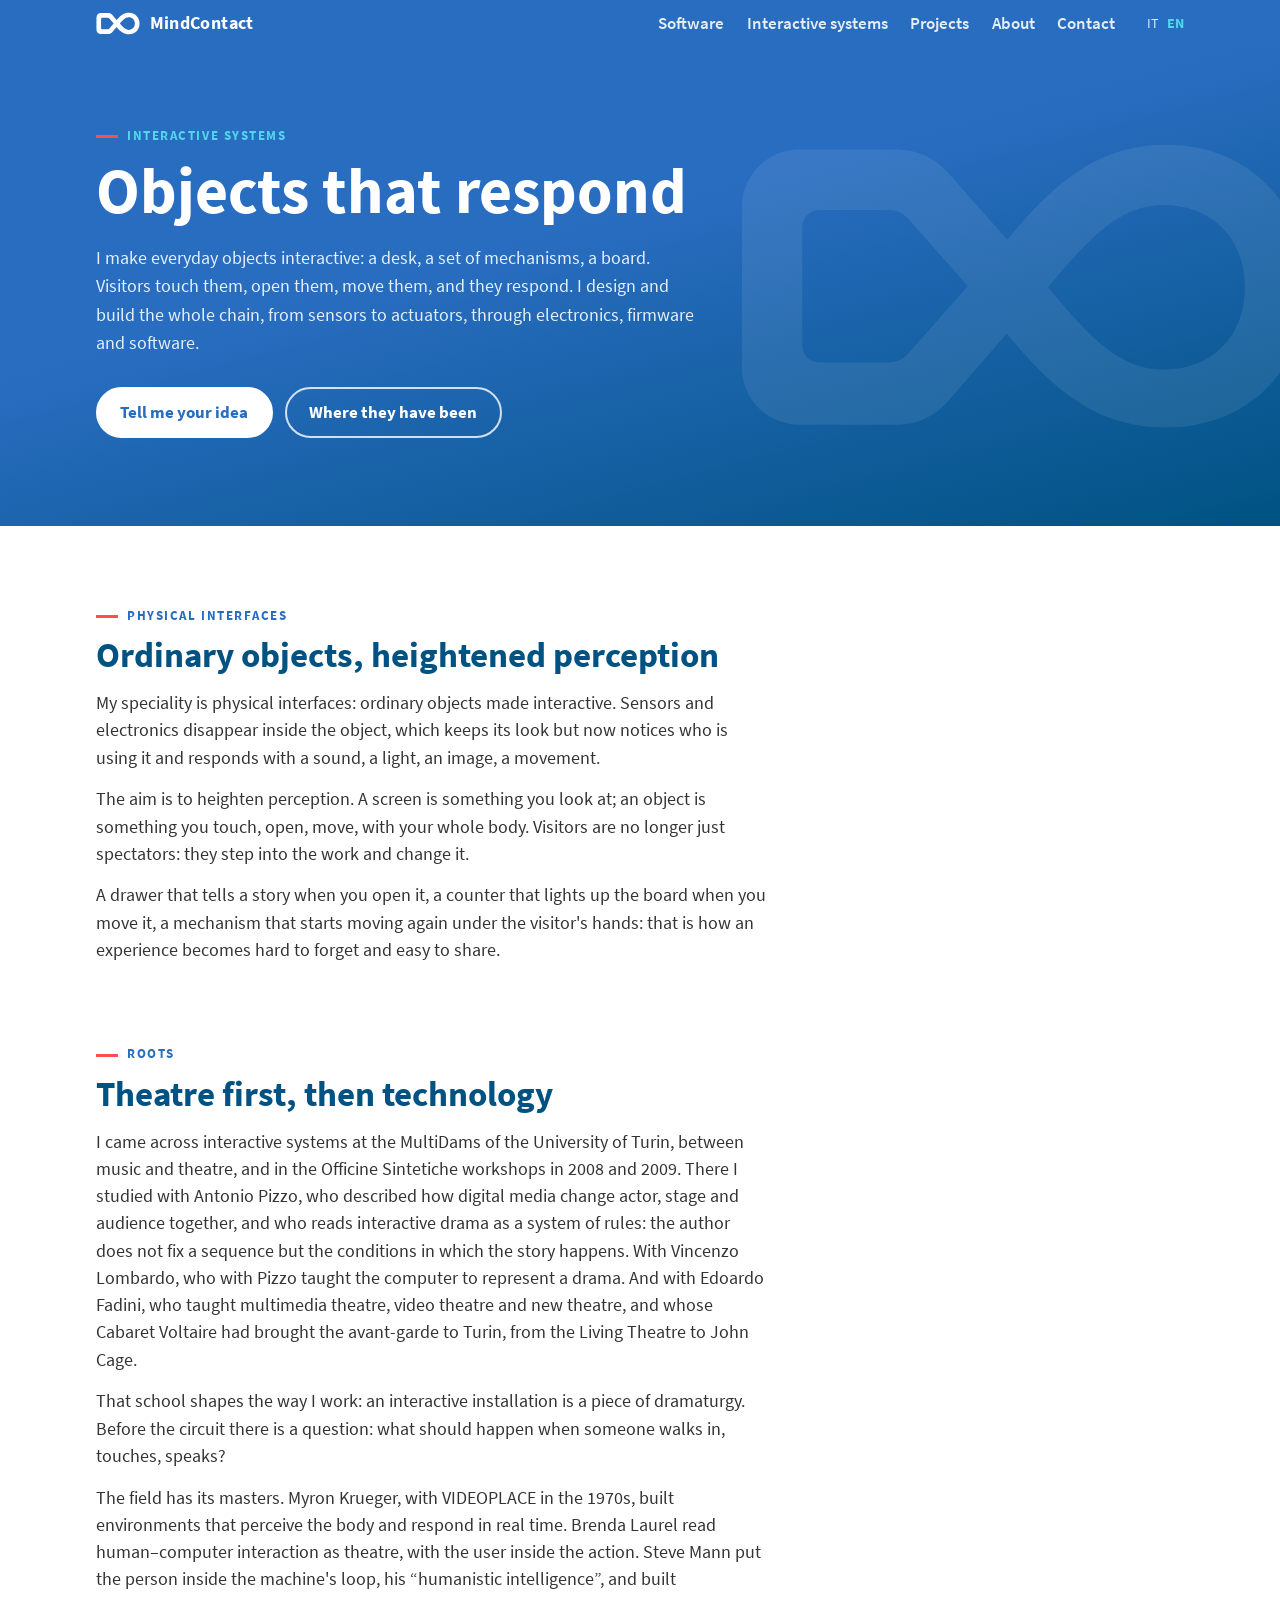
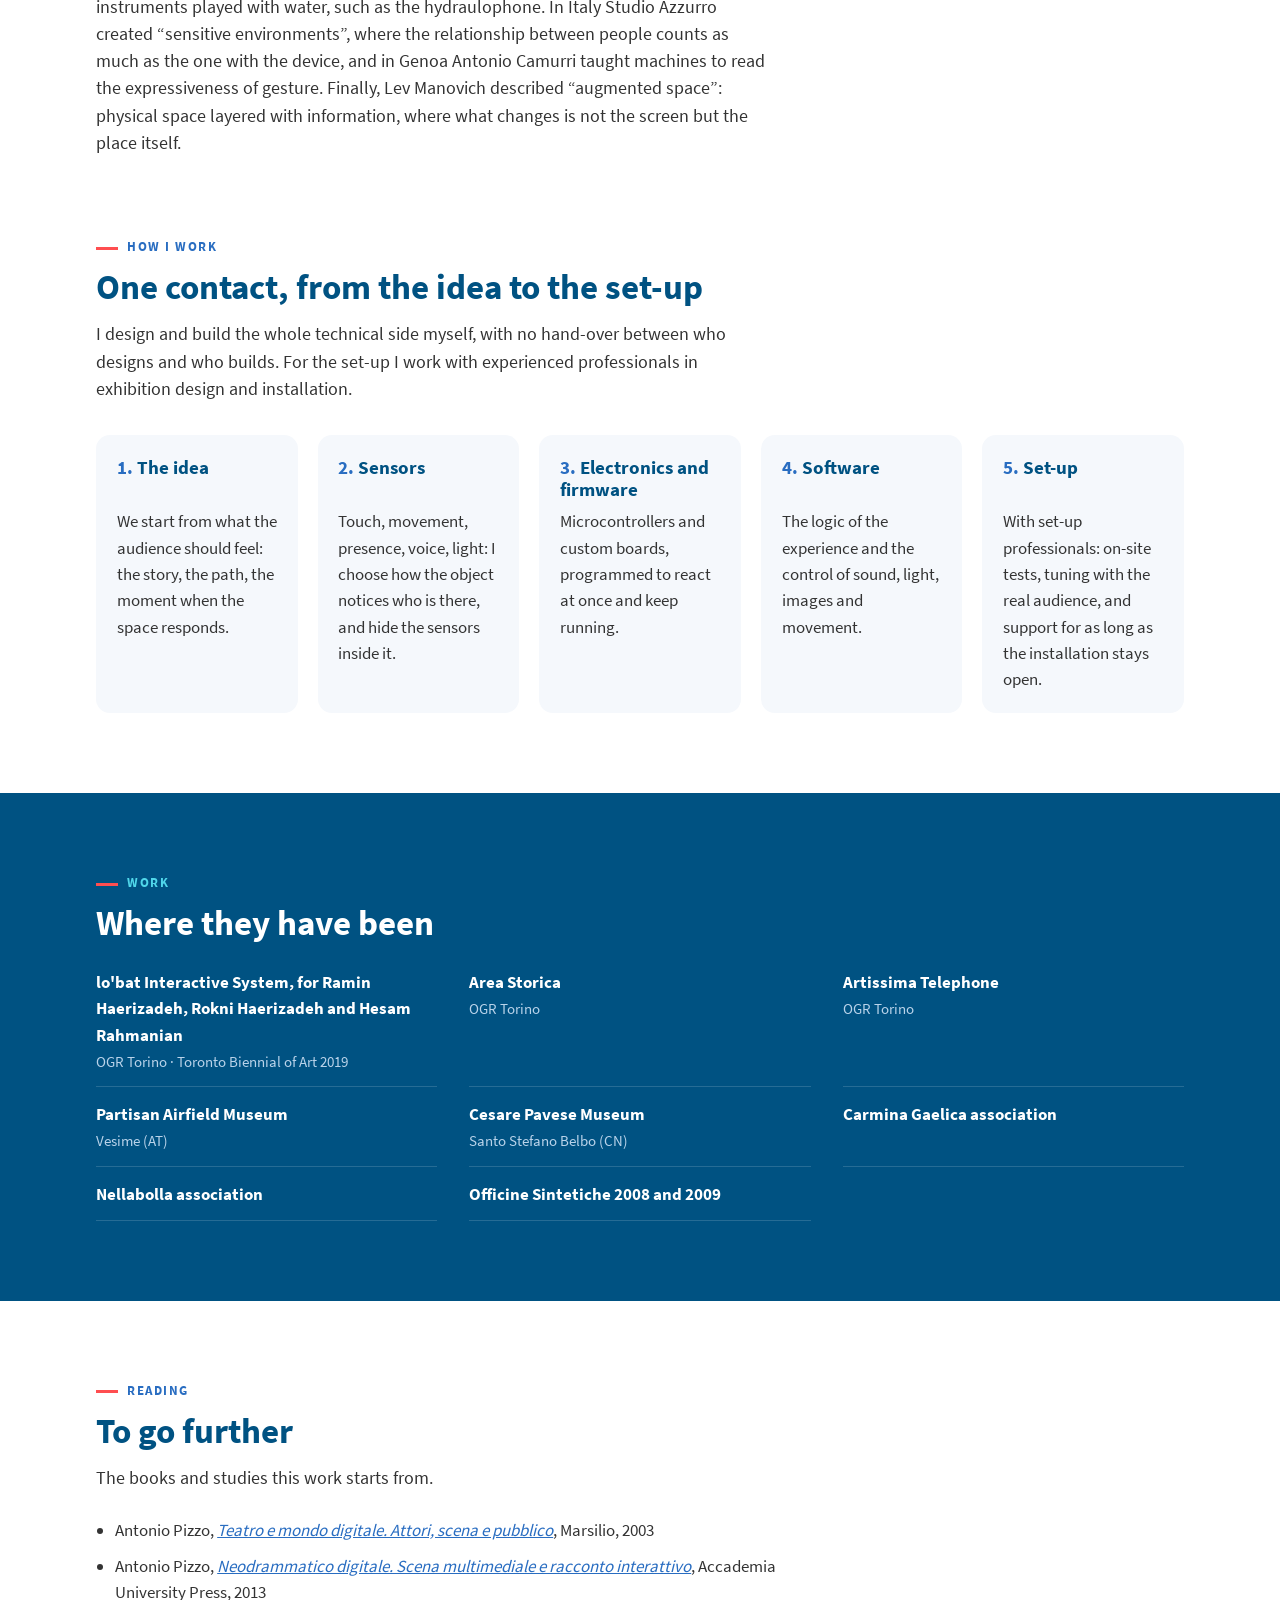
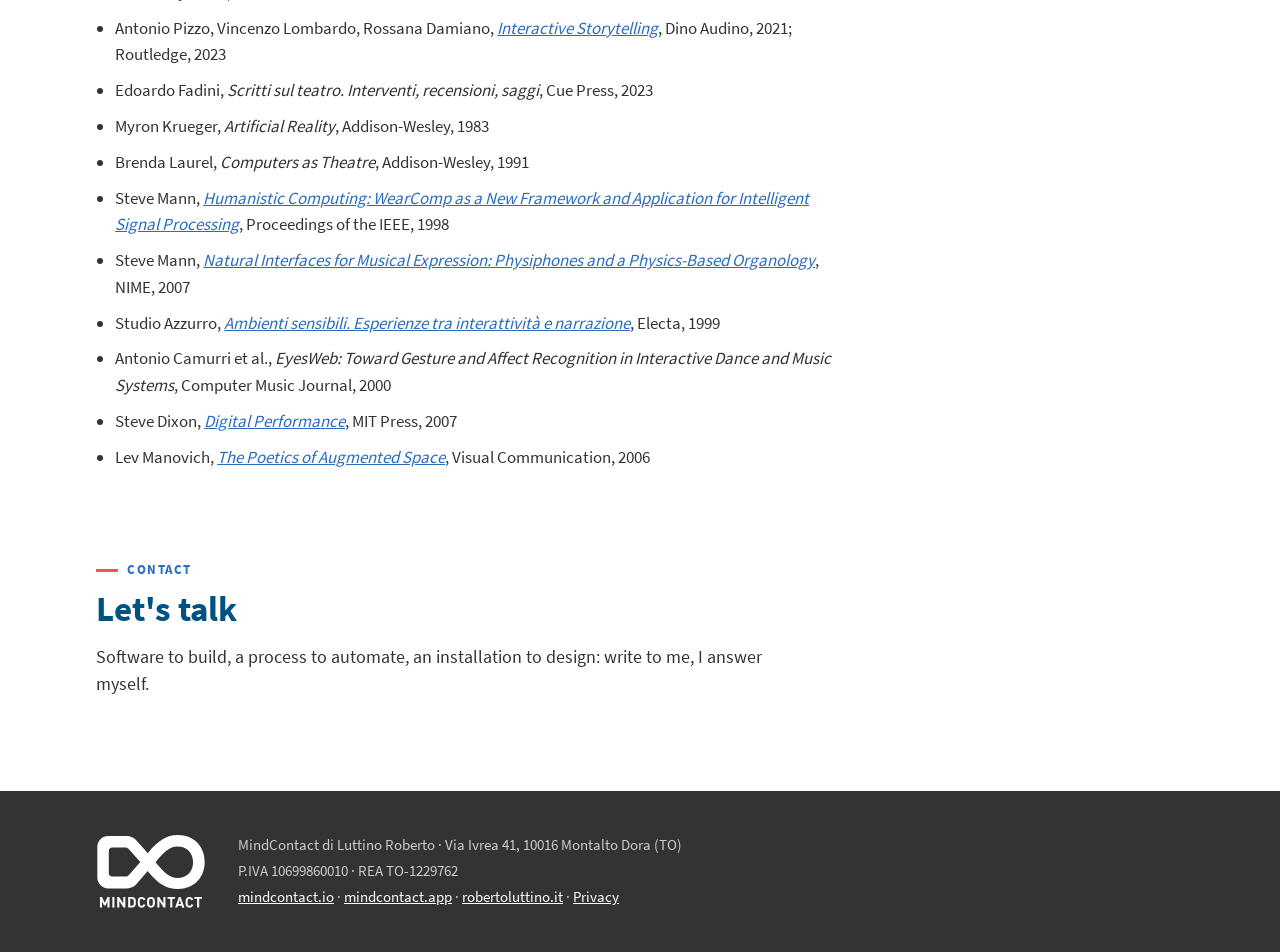
<file: docs/en/interactive-systems/index.html>
<!doctype html>
<html lang="en">
<head>
<meta charset="utf-8">
<meta name="viewport" content="width=device-width, initial-scale=1">
<title>Interactive systems for museums, exhibitions, theatre and events · MindContact</title>
<meta name="description" content="MindContact designs and builds physical interfaces for museums, exhibitions, theatre and events: ordinary objects, such as a desk, a mechanism or a board, made interactive with sensors, electronics, firmware and software.">
<meta name="theme-color" content="#296DC1">
<link rel="canonical" href="https://www.mindcontact.net/en/interactive-systems/">
<link rel="alternate" hreflang="it" href="https://www.mindcontact.net/sistemi-interattivi/">
<link rel="alternate" hreflang="en" href="https://www.mindcontact.net/en/interactive-systems/">
<meta property="og:title" content="Interactive systems for museums, exhibitions, theatre and events · MindContact">
<meta property="og:description" content="MindContact designs and builds physical interfaces for museums, exhibitions, theatre and events: ordinary objects, such as a desk, a mechanism or a board, made interactive with sensors, electronics, firmware and software.">
<meta property="og:url" content="https://www.mindcontact.net/en/interactive-systems/">
<meta property="og:type" content="website">
<link rel="icon" href="../../assets/img/favicon.svg" type="image/svg+xml">
<link rel="apple-touch-icon" href="../../assets/img/apple-touch-icon.png">
<link rel="preload" href="../../assets/fonts/SourceSansPro-Regular.woff2" as="font" type="font/woff2" crossorigin>
<link rel="stylesheet" href="../../assets/site.css">
</head>
<body>
<!-- Generata da tools/build.py: non modificarla a mano, si riscrive. -->
<header class="top">
  <div class="top-inner">
    <a class="brand" href="../"><img src="../../assets/img/mark-white.svg" alt="" width="44" height="23"><span>MindContact</span></a>
    <p class="lang"><a href="../../sistemi-interattivi/" hreflang="it" lang="it">IT</a><strong>EN</strong></p>
    <details class="menu">
      <summary>Menu</summary>
      <nav><a href="../#software">Software</a><a href="../interactive-systems/">Interactive systems</a><a href="../#progetti">Projects</a><a href="../#chi-sono">About</a><a href="#contatti">Contact</a></nav>
    </details>
  </div>
</header>
<main>
  <section class="hero hero--page">
    <div class="hero-inner">
      <p class="kicker">Interactive systems</p>
      <h1>Objects that respond</h1>
      <p class="lede">I make everyday objects interactive: a desk, a set of mechanisms, a board. Visitors touch them, open them, move them, and they respond. I design and build the whole chain, from sensors to actuators, through electronics, firmware and software.</p>
      <p class="hero-actions"><a class="button" href="#contatti">Tell me your idea</a><a class="button button--ghost" href="#lavori">Where they have been</a></p>
    </div>
    <img class="hero-mark" src="../../assets/img/mark-white.svg" alt="" width="776" height="396">
  </section>
  <section class="section prose">
    <p class="kicker">Physical interfaces</p>
    <h2>Ordinary objects, heightened perception</h2>
    <p>My speciality is physical interfaces: ordinary objects made interactive. Sensors and electronics disappear inside the object, which keeps its look but now notices who is using it and responds with a sound, a light, an image, a movement.</p>
    <p>The aim is to heighten perception. A screen is something you look at; an object is something you touch, open, move, with your whole body. Visitors are no longer just spectators: they step into the work and change it.</p>
    <p>A drawer that tells a story when you open it, a counter that lights up the board when you move it, a mechanism that starts moving again under the visitor&#x27;s hands: that is how an experience becomes hard to forget and easy to share.</p>
  </section>
  <section class="section prose">
    <p class="kicker">Roots</p>
    <h2>Theatre first, then technology</h2>
    <p>I came across interactive systems at the MultiDams of the University of Turin, between music and theatre, and in the Officine Sintetiche workshops in 2008 and 2009. There I studied with Antonio Pizzo, who described how digital media change actor, stage and audience together, and who reads interactive drama as a system of rules: the author does not fix a sequence but the conditions in which the story happens. With Vincenzo Lombardo, who with Pizzo taught the computer to represent a drama. And with Edoardo Fadini, who taught multimedia theatre, video theatre and new theatre, and whose Cabaret Voltaire had brought the avant-garde to Turin, from the Living Theatre to John Cage.</p>
    <p>That school shapes the way I work: an interactive installation is a piece of dramaturgy. Before the circuit there is a question: what should happen when someone walks in, touches, speaks?</p>
    <p>The field has its masters. Myron Krueger, with VIDEOPLACE in the 1970s, built environments that perceive the body and respond in real time. Brenda Laurel read human–computer interaction as theatre, with the user inside the action. Steve Mann put the person inside the machine&#x27;s loop, his “humanistic intelligence”, and built instruments played with water, such as the hydraulophone. In Italy Studio Azzurro created “sensitive environments”, where the relationship between people counts as much as the one with the device, and in Genoa Antonio Camurri taught machines to read the expressiveness of gesture. Finally, Lev Manovich described “augmented space”: physical space layered with information, where what changes is not the screen but the place itself.</p>
  </section>
  <section class="section" id="come">
    <p class="kicker">How I work</p>
    <h2>One contact, from the idea to the set-up</h2>
    <p class="section-lede">I design and build the whole technical side myself, with no hand-over between who designs and who builds. For the set-up I work with experienced professionals in exhibition design and installation.</p>
    <ul class="tiles tiles--text tiles--steps">
      <li class="tile"><h3>The idea</h3><p>We start from what the audience should feel: the story, the path, the moment when the space responds.</p></li>
      <li class="tile"><h3>Sensors</h3><p>Touch, movement, presence, voice, light: I choose how the object notices who is there, and hide the sensors inside it.</p></li>
      <li class="tile"><h3>Electronics and firmware</h3><p>Microcontrollers and custom boards, programmed to react at once and keep running.</p></li>
      <li class="tile"><h3>Software</h3><p>The logic of the experience and the control of sound, light, images and movement.</p></li>
      <li class="tile"><h3>Set-up</h3><p>With set-up professionals: on-site tests, tuning with the real audience, and support for as long as the installation stays open.</p></li>
    </ul>
  </section>
  <section class="band" id="lavori">
    <div class="band-inner">
      <p class="kicker">Work</p>
      <h2>Where they have been</h2>
      <ul class="venues">
        <li><strong>lo&#x27;bat Interactive System, for Ramin Haerizadeh, Rokni Haerizadeh and Hesam Rahmanian</strong><span>OGR Torino · Toronto Biennial of Art 2019</span></li>
        <li><strong>Area Storica</strong><span>OGR Torino</span></li>
        <li><strong>Artissima Telephone</strong><span>OGR Torino</span></li>
        <li><strong>Partisan Airfield Museum</strong><span>Vesime (AT)</span></li>
        <li><strong>Cesare Pavese Museum</strong><span>Santo Stefano Belbo (CN)</span></li>
        <li><strong>Carmina Gaelica association</strong></li>
        <li><strong>Nellabolla association</strong></li>
        <li><strong>Officine Sintetiche 2008 and 2009</strong></li>
      </ul>
    </div>
  </section>
  <section class="section">
    <p class="kicker">Reading</p>
    <h2>To go further</h2>
    <p class="section-lede">The books and studies this work starts from.</p>
    <ul class="reads">
      <li>Antonio Pizzo, <cite><a href="https://iris.unito.it/handle/2318/16902" target="_blank" rel="noopener">Teatro e mondo digitale. Attori, scena e pubblico</a></cite>, Marsilio, 2003</li>
      <li>Antonio Pizzo, <cite><a href="https://books.openedition.org/aaccademia/361" target="_blank" rel="noopener">Neodrammatico digitale. Scena multimediale e racconto interattivo</a></cite>, Accademia University Press, 2013</li>
      <li>Antonio Pizzo, Vincenzo Lombardo, Rossana Damiano, <cite><a href="https://doi.org/10.4324/9781003335627" target="_blank" rel="noopener">Interactive Storytelling</a></cite>, Dino Audino, 2021; Routledge, 2023</li>
      <li>Edoardo Fadini, <cite>Scritti sul teatro. Interventi, recensioni, saggi</cite>, Cue Press, 2023</li>
      <li>Myron Krueger, <cite>Artificial Reality</cite>, Addison-Wesley, 1983</li>
      <li>Brenda Laurel, <cite>Computers as Theatre</cite>, Addison-Wesley, 1991</li>
      <li>Steve Mann, <cite><a href="http://wearcam.org/procieee.htm" target="_blank" rel="noopener">Humanistic Computing: WearComp as a New Framework and Application for Intelligent Signal Processing</a></cite>, Proceedings of the IEEE, 1998</li>
      <li>Steve Mann, <cite><a href="https://nime.org/proceedings/2007/nime2007_118.pdf" target="_blank" rel="noopener">Natural Interfaces for Musical Expression: Physiphones and a Physics-Based Organology</a></cite>, NIME, 2007</li>
      <li>Studio Azzurro, <cite><a href="https://www.studioazzurro.com/pubblicazioni/ambienti-sensibili-catalogo-1999/" target="_blank" rel="noopener">Ambienti sensibili. Esperienze tra interattività e narrazione</a></cite>, Electa, 1999</li>
      <li>Antonio Camurri et al., <cite>EyesWeb: Toward Gesture and Affect Recognition in Interactive Dance and Music Systems</cite>, Computer Music Journal, 2000</li>
      <li>Steve Dixon, <cite><a href="https://mitpress.mit.edu/9780262527521/digital-performance/" target="_blank" rel="noopener">Digital Performance</a></cite>, MIT Press, 2007</li>
      <li>Lev Manovich, <cite><a href="https://doi.org/10.1177/1470357206065527" target="_blank" rel="noopener">The Poetics of Augmented Space</a></cite>, Visual Communication, 2006</li>
    </ul>
  </section>
  <section class="section contact" id="contatti">
    <p class="kicker">Contact</p>
    <h2>Let&#x27;s talk</h2>
    <p class="section-lede">Software to build, a process to automate, an installation to design: write to me, I answer myself.</p>
    <div data-mc-contact data-site="mindcontact.net" data-lang="en"></div>
    <noscript><p>The contact form needs JavaScript.</p></noscript>
  </section>
</main>
<footer class="foot">
  <div class="foot-inner">
    <img src="../../assets/img/logo-white.svg" alt="MindContact" width="110" height="75">
    <div>
      <p>MindContact di Luttino Roberto · Via Ivrea 41, 10016 Montalto Dora (TO)</p>
      <p>P.IVA 10699860010 · REA TO-1229762</p>
      <p><a href="https://mindcontact.io/" target="_blank" rel="noopener">mindcontact.io</a> · <a href="https://mindcontact.app/" target="_blank" rel="noopener">mindcontact.app</a> · <a href="https://robertoluttino.it/" target="_blank" rel="noopener">robertoluttino.it</a> · <a href="#privacy-form">Privacy</a></p>
    </div>
  </div>
</footer>
<script src="https://forms.mindcontact.net/v1/widget.js" defer></script>
<script src="../../assets/js/site.js" defer></script>
</body>
</html>
</file>
<file: docs/assets/site.css>
/* mindcontact.net — brand colours and font from ../mindcontact-identity.
   Mobile first: the base rules are the phone layout, min-width queries scale up
   to tablet (48rem) and desktop (64rem). */

@font-face { font-family: "Source Sans Pro"; font-weight: 400; font-display: swap; src: url("fonts/SourceSansPro-Regular.woff2") format("woff2"); }
@font-face { font-family: "Source Sans Pro"; font-weight: 600; font-display: swap; src: url("fonts/SourceSansPro-SemiBold.woff2") format("woff2"); }
@font-face { font-family: "Source Sans Pro"; font-weight: 700; font-display: swap; src: url("fonts/SourceSansPro-Bold.woff2") format("woff2"); }

:root {
  --navy: #005282;
  --blue: #296DC1;
  --cyan: #50D7EA;
  --red: #FF4E50;
  --ink: #333333;
  --line: #CCCCCC;
  --paper: #F5F8FC;
  --width: 72rem;
  --pad: 1.25rem;
  --radius: 14px;
}

* { box-sizing: border-box; }
html { scroll-behavior: smooth; scroll-padding-top: 4.5rem; -webkit-text-size-adjust: 100%; }
body {
  margin: 0;
  font: 400 1.0625rem/1.55 "Source Sans Pro", system-ui, sans-serif;
  color: var(--ink);
  background: #fff;
}
a { color: var(--blue); }
a:hover { color: var(--navy); }
img { display: block; max-width: 100%; }
h1, h2, h3 { color: var(--navy); line-height: 1.15; margin: 0; }
h2 { font-size: 1.85rem; }
h3 { font-size: 1.2rem; }
.sr-only { position: absolute; width: 1px; height: 1px; overflow: hidden; clip: rect(0 0 0 0); white-space: nowrap; }
a:focus-visible, button:focus-visible, summary:focus-visible { outline: 3px solid var(--cyan); outline-offset: 2px; }

.kicker {
  margin: 0 0 .6rem;
  font-weight: 700;
  font-size: .8rem;
  letter-spacing: .12em;
  text-transform: uppercase;
  color: var(--blue);
}
.kicker::before {
  content: "";
  display: inline-block;
  width: 1.4rem;
  height: 3px;
  margin-right: .55rem;
  vertical-align: middle;
  background: var(--red);
}

.button {
  display: inline-flex;
  align-items: center;
  justify-content: center;
  min-height: 3rem;
  padding: .65rem 1.4rem;
  border: 2px solid var(--blue);
  border-radius: 999px;
  background: var(--blue);
  color: #fff;
  font-weight: 700;
  text-decoration: none;
  transition: background .15s, color .15s, border-color .15s;
}
.button:hover { background: var(--navy); border-color: var(--navy); color: #fff; }
.button--ghost { background: transparent; color: #fff; border-color: rgba(255, 255, 255, .8); }
.button--ghost:hover { background: #fff; color: var(--blue); border-color: #fff; }
.link { font-weight: 600; text-decoration: none; }
.link:hover { text-decoration: underline; }

/* Top bar: brand, language, collapsible menu on phones */
.top { position: sticky; top: 0; z-index: 10; background: var(--blue); color: #fff; }
.top-inner {
  max-width: var(--width);
  margin: 0 auto;
  padding: .55rem var(--pad);
  display: flex;
  align-items: center;
  flex-wrap: wrap;
  gap: .5rem 1rem;
}
.brand { display: flex; align-items: center; gap: .6rem; color: #fff; text-decoration: none; font-weight: 700; font-size: 1.15rem; letter-spacing: .02em; }
.brand:hover { color: #fff; }
.lang { margin: 0 0 0 auto; display: flex; gap: .5rem; font-size: .9rem; }
.lang a { color: #fff; text-decoration: none; opacity: .85; }
.lang strong { color: var(--cyan); }
.menu summary {
  list-style: none;
  cursor: pointer;
  min-height: 2.5rem;
  display: flex;
  align-items: center;
  padding: 0 .9rem;
  border: 1px solid rgba(255, 255, 255, .6);
  border-radius: 999px;
  font-weight: 600;
}
.menu summary::-webkit-details-marker { display: none; }
.menu[open] summary { background: #fff; color: var(--blue); }
.menu nav {
  position: absolute;
  left: 0;
  right: 0;
  top: 100%;
  display: grid;
  background: var(--blue);
  border-top: 1px solid rgba(255, 255, 255, .2);
  box-shadow: 0 12px 24px -12px rgba(0, 0, 0, .35);
}
.menu nav a {
  padding: .9rem var(--pad);
  color: #fff;
  text-decoration: none;
  font-weight: 600;
  border-bottom: 1px solid rgba(255, 255, 255, .12);
}

/* Hero */
.hero {
  position: relative;
  overflow: hidden;
  color: #fff;
  background: linear-gradient(165deg, var(--blue) 0%, var(--blue) 40%, var(--navy) 100%);
}
.hero-inner { position: relative; z-index: 1; max-width: var(--width); margin: 0 auto; padding: 3rem var(--pad) 3.5rem; }
.hero .kicker { color: var(--cyan); }
.hero h1 { color: #fff; font-size: 2.3rem; font-weight: 700; line-height: 1.08; }
.hero .lede { max-width: 38rem; margin: 1.2rem 0 1.8rem; font-size: 1.15rem; color: #e6f0fa; }
.hero-actions { display: flex; flex-direction: column; gap: .75rem; margin: 0; }
.hero-actions .button { border-color: #fff; background: #fff; color: var(--blue); }
.hero-actions .button:hover { background: var(--cyan); border-color: var(--cyan); color: var(--navy); }
.hero-actions .button--ghost { background: transparent; color: #fff; border-color: rgba(255, 255, 255, .8); }
.hero-mark { position: absolute; right: -9rem; bottom: -3rem; width: 22rem; opacity: .08; pointer-events: none; }

/* Sections */
.section { max-width: var(--width); margin: 0 auto; padding: 3.5rem var(--pad) 0; }
.section-lede { max-width: 42rem; margin: .9rem 0 0; font-size: 1.1rem; }

.tiles, .cards, .venues, .sites, .chips { list-style: none; margin: 0; padding: 0; }
.tiles { display: grid; gap: 1rem; margin-top: 2rem; }
/* Like the project cards: icon, title and text sit on a subgrid, so the texts start level. */
.tile { display: grid; grid-row: span 3; grid-template-rows: subgrid; row-gap: 0; align-content: start; padding: 1.3rem; border-radius: var(--radius); background: var(--paper); }
.tile-icon {
  width: 2.6rem;
  height: 2.6rem;
  margin-bottom: .8rem;
  padding: .55rem;
  border-radius: 10px;
  background: var(--blue);
  fill: none;
  stroke: #fff;
  stroke-width: 1.8;
  stroke-linecap: round;
  stroke-linejoin: round;
}
.tile p { margin: .5rem 0 0; }
/* Tiles without an icon: title and text only, still aligned row by row. */
.tiles--text .tile { grid-row: span 2; }
/* Steps of the work, numbered. */
.tiles--steps { counter-reset: step; }
.tiles--steps h3::before { counter-increment: step; content: counter(step) ". "; color: var(--blue); }
.stack-title { margin-top: 2.2rem; font-size: 1rem; }
.chips { display: flex; flex-wrap: wrap; gap: .5rem; margin-top: .8rem; }
.chips li { padding: .3rem .8rem; border: 1px solid #c9d5e3; border-radius: 999px; font-size: .95rem; font-weight: 600; color: var(--navy); }

/* Interactive systems band */
.band { margin-top: 3.5rem; background: var(--navy); color: #fff; }
.band-inner { max-width: var(--width); margin: 0 auto; padding: 3.5rem var(--pad); }
.band h2, .band h3 { color: #fff; }
.band .kicker { color: var(--cyan); }
.band .section-lede { color: #dbe8f3; }
.band h3 { margin-top: 2.2rem; font-size: 1rem; letter-spacing: .08em; text-transform: uppercase; color: var(--cyan); }
.venues { display: grid; gap: .1rem; margin-top: .8rem; }
.venues li { display: grid; align-content: start; gap: .1rem; padding: .8rem 0; border-bottom: 1px solid rgba(255, 255, 255, .15); }
.venues span { color: #b9d3ea; font-size: .95rem; }

/* Projects */
.cards { display: grid; gap: 1rem; margin-top: 2rem; }
.cards + .cards { margin-top: 1rem; }
/* Each card spans six rows of the list (label, name, text, details, tech, link) through a subgrid,
   so names, details and links line up across a row of cards. */
.card {
  display: grid;
  grid-row: span 6;
  grid-template-rows: subgrid;
  row-gap: 0;
  padding: 1.4rem;
  border: 1px solid #dde5ef;
  border-radius: var(--radius);
  background: #fff;
}
.card--lead { border-top: 4px solid var(--blue); }
.role { margin: 0 0 .3rem; font-size: .78rem; font-weight: 700; letter-spacing: .1em; text-transform: uppercase; color: var(--blue); }
.card h3 { font-size: 1.4rem; }
.card > p:not(.role) { margin: .7rem 0 0; }
.meta { display: grid; grid-template-columns: auto 1fr; align-content: start; gap: .2rem .7rem; margin: 1rem 0 0; font-size: .92rem; }
.meta dt { font-weight: 700; color: var(--navy); }
.meta dd { margin: 0; }
/* The tech line sits in its own row, after the tallest details of the row of cards. */
.meta .tech { grid-column: 1 / -1; color: #5f6b78; }
.meta:has(.tech) { align-self: end; margin-top: .4rem; }
.card .link { align-self: end; padding-top: 1rem; }
.band-more { margin: 1.8rem 0 0; }
.band .link { color: var(--cyan); }
/* Reading list on the interactive systems page */
.reads { max-width: 46rem; margin: 1.5rem 0 0; padding-left: 1.2rem; }
.reads li { margin: 0 0 .6rem; }
.reads cite { font-style: italic; }
/* Running text on the dedicated pages */
.prose > p:not(.kicker) { max-width: 42rem; margin: .9rem 0 0; font-size: 1.1rem; }
.prose h2 + p { margin-top: 1.2rem; }
/* Key facts in a band: the figure big, the line under it small. */
.facts strong { font-size: 1.5rem; color: var(--cyan); }
.note { margin: 1.5rem 0 0; color: #5f6b78; font-size: .98rem; }

/* Sister sites */
.sites { display: grid; grid-auto-rows: 1fr; gap: 1rem; margin-top: 1.5rem; }
/* Every row has the same height and the link fills its list item, so all boxes match. */
.sites li { display: grid; }
.sites a {
  display: grid;
  grid-template-rows: auto auto 1fr;
  gap: .25rem;
  padding: 1.2rem 1.3rem;
  border-radius: var(--radius);
  background: var(--paper);
  color: var(--ink);
  text-decoration: none;
  border-left: 4px solid var(--cyan);
}
.sites a:hover { background: #eaf2fb; }
.sites strong { color: var(--blue); font-size: 1.2rem; }
/* Same call to action as the project cards, always at the bottom of the box. */
.sites .go { align-self: end; padding-top: .6rem; font-weight: 600; color: var(--blue); }
.sites a:hover .go { text-decoration: underline; }

/* About */
.about { display: grid; gap: 1.2rem; }
.about-mark { width: 4.5rem; }
.about p { max-width: 42rem; }

/* Contact form: the widget of ../mindcontact-forms, coloured with its --mcf-* properties */
.contact { padding-bottom: 4rem; }
[data-mc-contact] { margin-top: 1.8rem; --mcf-accent: var(--blue); --mcf-ink: var(--ink); --mcf-border: #c9d5e3; }
[data-mc-contact] .mcf-field > span { color: var(--navy); }

/* Footer */
.foot { background: var(--ink); color: var(--line); font-size: .92rem; }
.foot-inner { max-width: var(--width); margin: 0 auto; padding: 2.5rem var(--pad); display: grid; gap: 1.2rem; }
.foot p { margin: .2rem 0; }
.foot a { color: #fff; }

/* Tablet */
@media (min-width: 48rem) {
  :root { --pad: 2rem; }
  h2 { font-size: 2.2rem; }
  .hero-inner { padding: 5rem var(--pad) 5.5rem; }
  .hero h1 { font-size: 3.4rem; }
  .hero-actions { flex-direction: row; flex-wrap: wrap; }
  .hero-mark { right: -6rem; bottom: auto; top: 50%; width: 30rem; transform: translateY(-50%); }
  .section { padding-top: 5rem; }
  .band { margin-top: 5rem; }
  .band-inner { padding: 5rem var(--pad); }
  .tiles, .cards, .sites { grid-template-columns: 1fr 1fr; gap: 1.25rem; }
  .cards + .cards { margin-top: 1.25rem; }
  .cards--major > :last-child:nth-child(odd) { grid-column: 1 / -1; }
  .sites > :last-child:nth-child(odd) { grid-column: 1 / -1; }
  .venues { grid-template-columns: 1fr 1fr; column-gap: 2rem; }
  .about { grid-template-columns: auto 1fr; gap: 2rem; align-items: start; }
  .about-mark { width: 6rem; margin-top: 2rem; }
  .foot-inner { grid-template-columns: auto 1fr; align-items: center; gap: 2rem; }
}

/* Desktop: the menu becomes a plain inline nav */
@media (min-width: 64rem) {
  .top-inner { flex-wrap: nowrap; gap: 2rem; }
  .menu { order: 2; margin-left: auto; }
  /* site.js keeps the <details> open here; without JavaScript the toggle stays visible. */
  .js .menu summary { display: none; }
  .menu nav { position: static; display: flex; gap: 1.4rem; background: none; border: 0; box-shadow: none; }
  .menu nav a { padding: 0; border: 0; opacity: .88; }
  .menu nav a:hover { opacity: 1; }
  .lang { order: 3; margin-left: 0; }
  .hero h1 { font-size: 4rem; }
  .hero-mark { right: -2rem; width: 36rem; }
  .tiles { grid-template-columns: repeat(4, 1fr); }
  .tiles--steps { grid-template-columns: repeat(5, 1fr); }
  .cards { grid-template-columns: repeat(4, 1fr); }
  /* Four main products: two per row, wider than the minor ones. */
  .cards--major { grid-template-columns: 1fr 1fr; }
  /* Five partners: three on the first row, two wider ones on the second. */
  .sites--five { grid-template-columns: repeat(6, 1fr); grid-auto-rows: auto; }
  .sites--five > * { grid-column: span 2; }
  .sites--five > :nth-child(n+4), .sites--five > :last-child:nth-child(odd) { grid-column: span 3; }
  .venues { grid-template-columns: repeat(3, 1fr); }
  .facts { grid-template-columns: repeat(4, 1fr); }
}

@media (prefers-reduced-motion: reduce) {
  html { scroll-behavior: auto; }
  .button { transition: none; }
}
</file>
